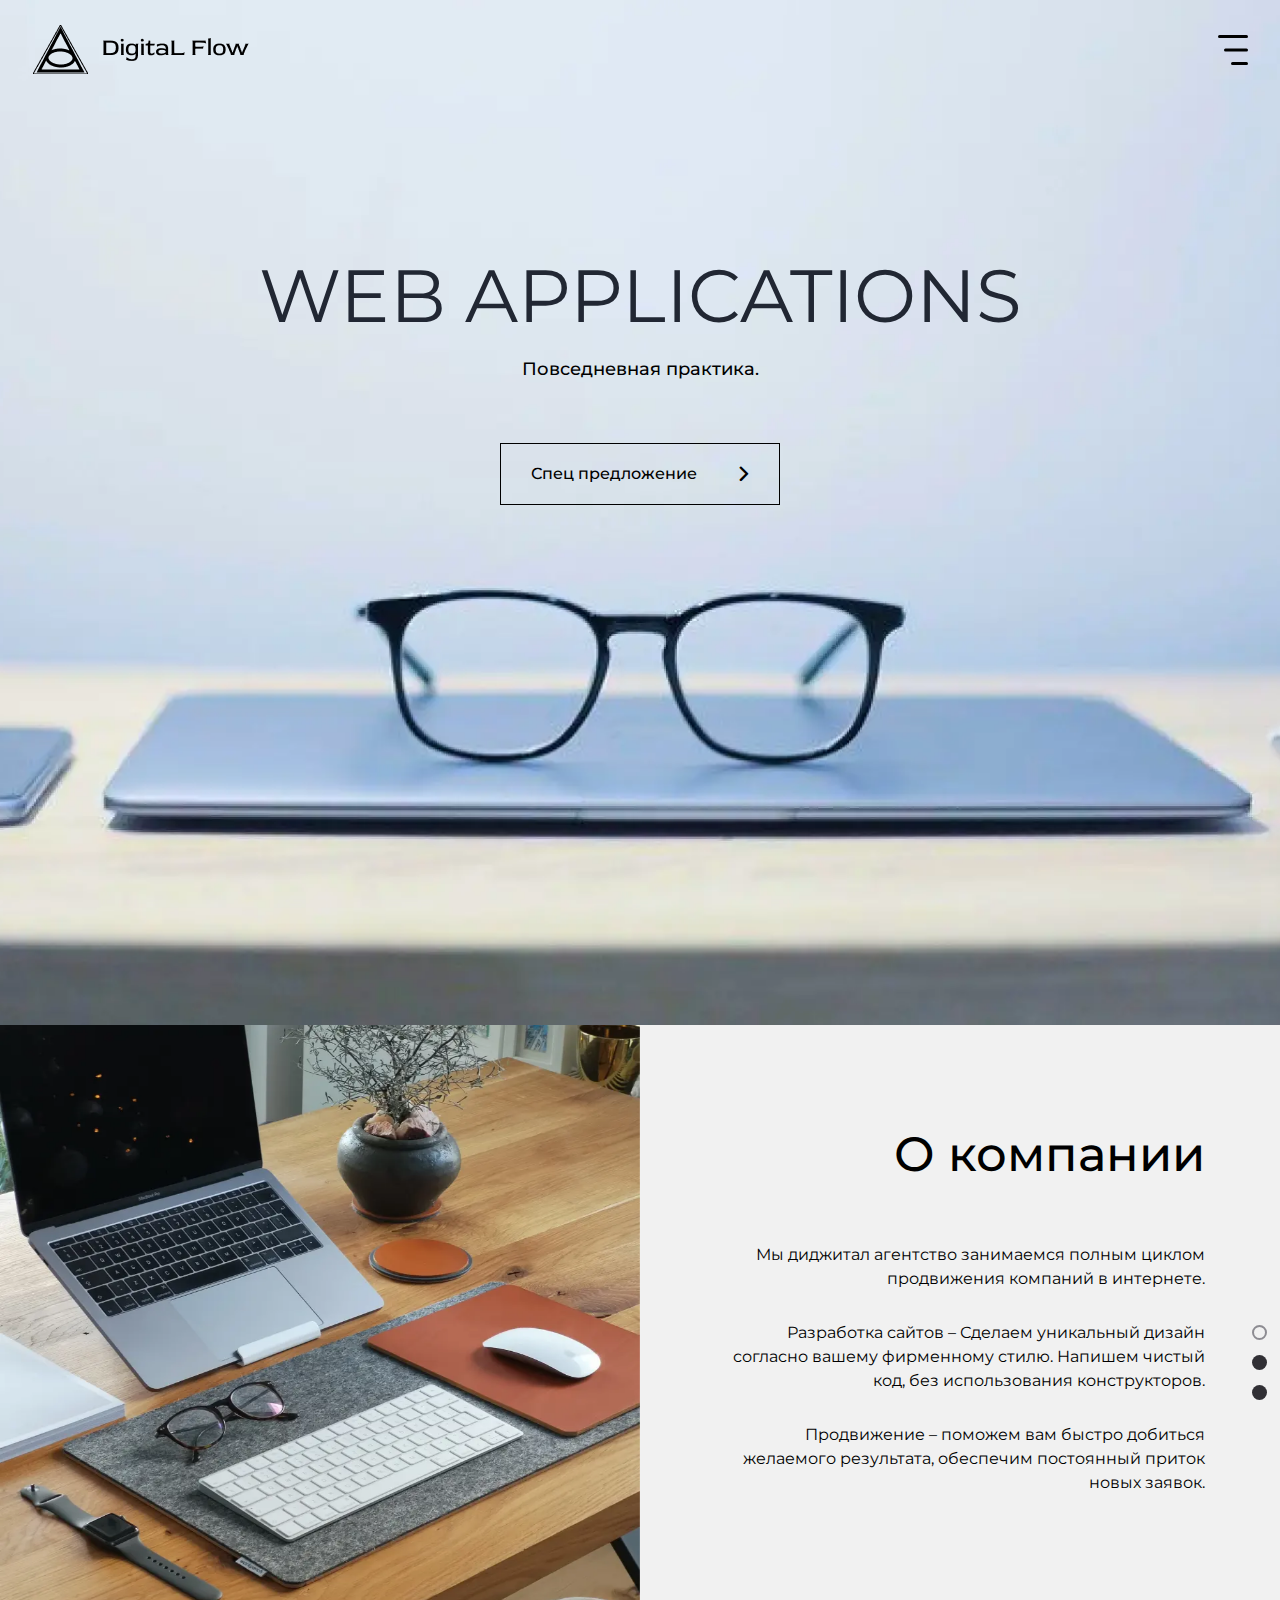
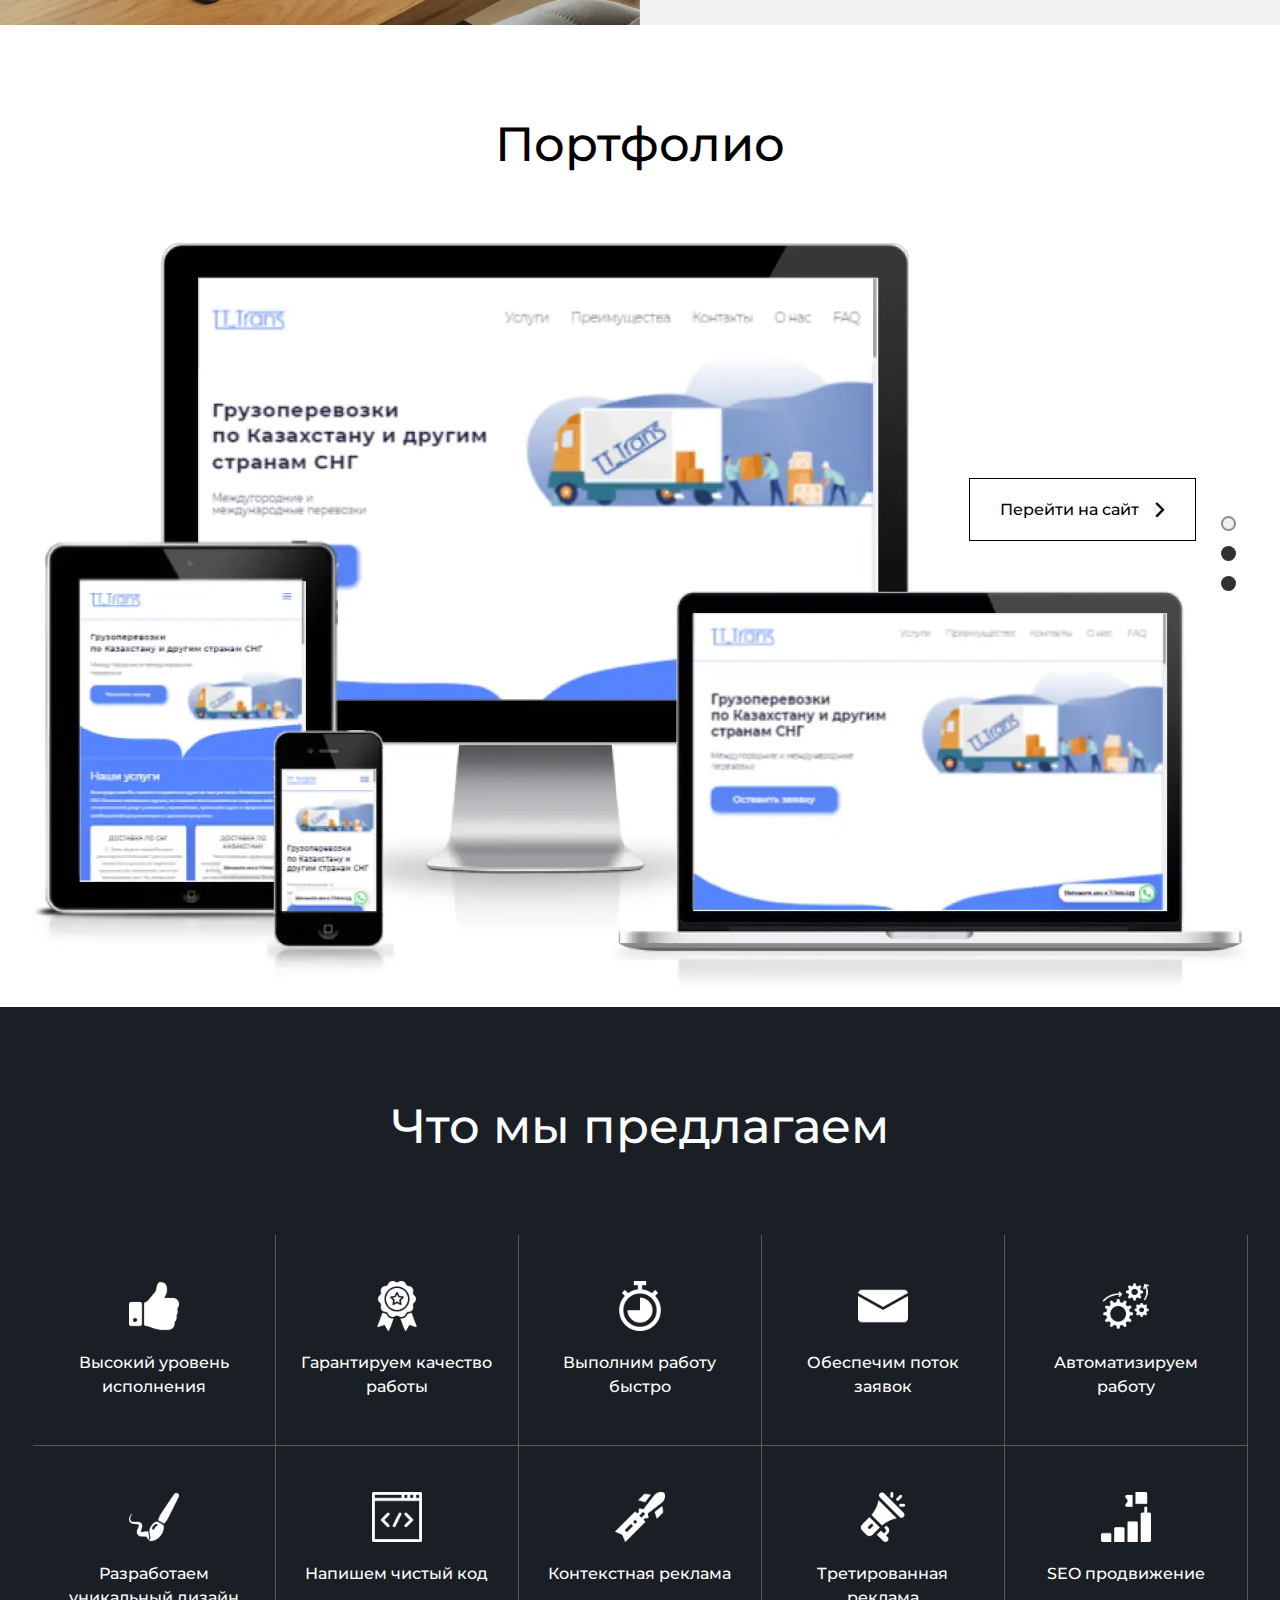
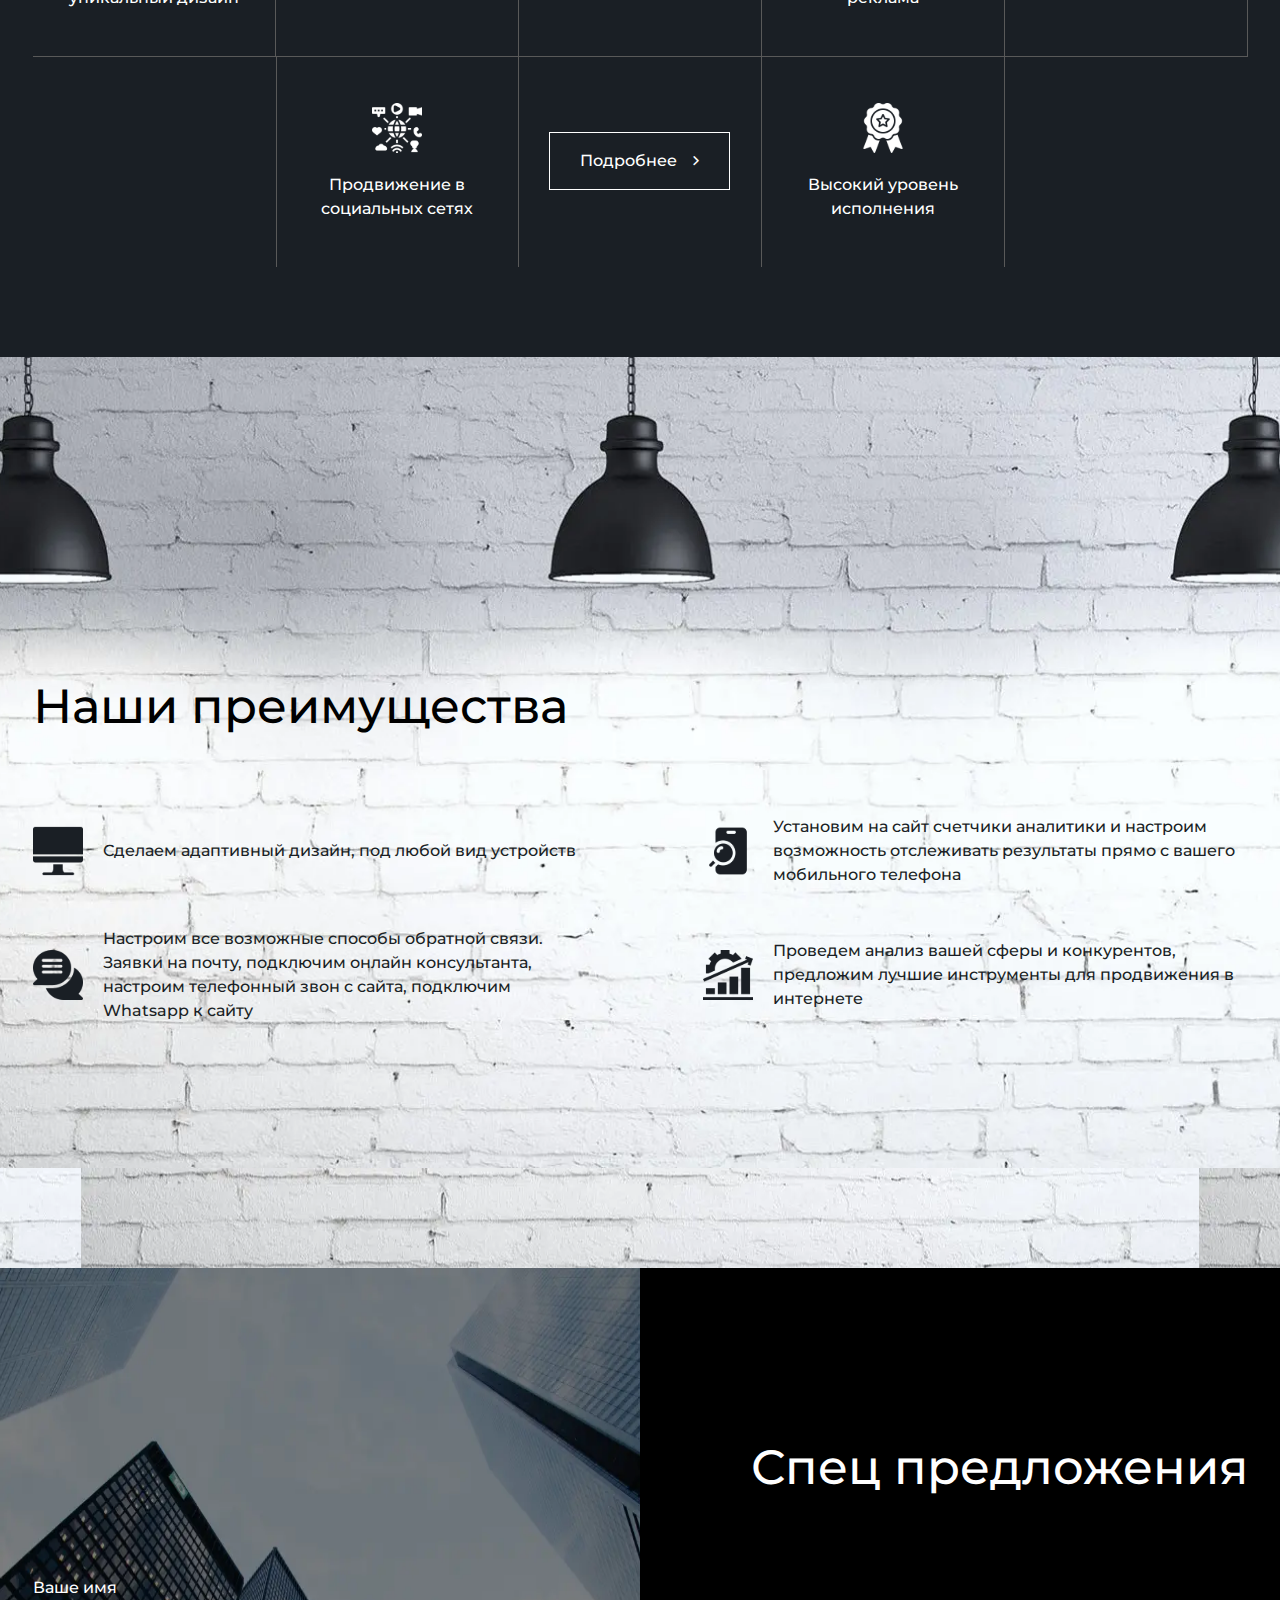
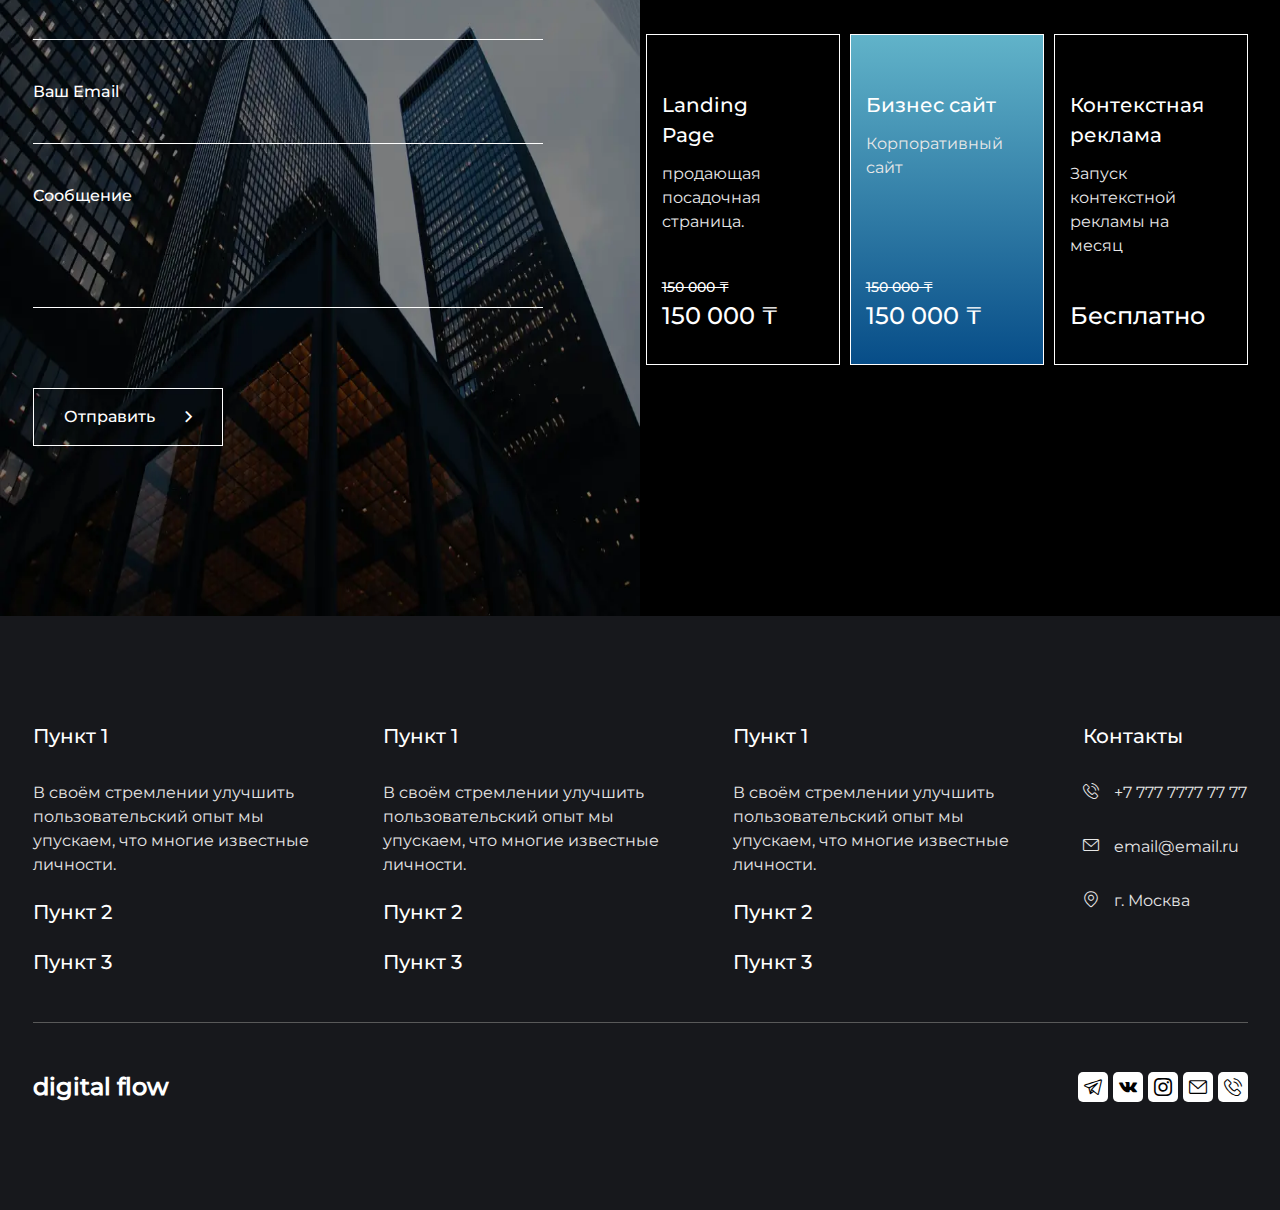
<file: index.html>
<!DOCTYPE html>
<html lang="en">
<head>
   <meta charset="UTF-8">
   <meta name="viewport" content="width=device-width, initial-scale=1.0">
   <title>Digital Flow</title>
   <!-- <link
  rel="stylesheet"
  href="https://cdn.jsdelivr.net/npm/swiper@10/swiper-bundle.min.css?_v=20231005225856"
/> -->

   <link rel="stylesheet" href="css/style.min.css?_v=20231005225856">
</head>
<body>
   <div class="wrapper">
      <header class="header">
   <div class="header__container container">
      <div class="header__body">
         <a href="#" class="header__logo">
            <picture><source srcset="img/logo.webp" type="image/webp"><img src="img/logo.png" alt="logo" class="logo_black"></picture>
            <picture><source srcset="img/logo_white.webp" type="image/webp"><img src="img/logo_white.png" alt="logo white" class="logo_white"></picture>
         </a>
         <div class="header__burger">
            <span></span>
         </div>
         <div class="header__menu menu">
            <div class="menu__close"><span></span></div>
            <nav class="menu__nav nav">
               <ul class="nav__list">
                  <li class="nav__item"><a href="#" class="nav__link">Главная</a></li>
                  <li class="nav__item"><a href="#" class="nav__link">О компании</a></li>
                  <li class="nav__item"><a href="#" class="nav__link">Портфолио</a></li>
                  <li class="nav__item"><a href="#" class="nav__link">Что мы предлагаем</a></li>
                  <li class="nav__item"><a href="#" class="nav__link">Специальное предложение</a></li>
               </ul>
            </nav>
            <div class="menu__social">
               <button class="menu__btn icon-arrow">Оставить заявку</button>
               <div class="menu__social-items">
                  <a href="#" class="menu__social-item">
                     <span class="icon-telegram"></span>
                  </a>
                  <a href="#" class="menu__social-item">
                     <span class="icon-vk"></span>
                  </a>
                  <a href="#" class="menu__social-item">
                     <span class="icon-instagram"></span>
                  </a>
                  <a href="#" class="menu__social-item">
                     <span class="icon-mail"></span>
                  </a>
                  <a href="#" class="menu__social-item">
                     <span class="icon-phone"></span>
                  </a>
               </div>
            </div>
         </div>
      </div>
   </div>
</header>
      <main class="main">
         <div class="intro">
   <div class="intro__container container">
      <div class="intro__inner">
         <h1 class="intro__title">
            web applications
         </h1>
         <div class="intro__text">
            Повседневная практика.
         </div>
         <button class="intro__btn btn icon-arrow">
            Спец предложение
         </button>
      </div>
   </div>
</div>
         <div class="about">
    <div class="about__inner">
      <div class="about__slider slider-about">
          <div class="swiper-wrapper">
            <div class="swiper-slide">
              <picture><source srcset="img/about-slider/1.webp" type="image/webp"><img src="img/about-slider/1.jpg" alt="slider image"></picture>
            </div>
            <div class="swiper-slide">
              <picture><source srcset="img/about-slider/1.webp" type="image/webp"><img src="img/about-slider/1.jpg" alt="slider image"></picture>
            </div>
            <div class="swiper-slide">
              <picture><source srcset="img/about-slider/1.webp" type="image/webp"><img src="img/about-slider/1.jpg" alt="slider image"></picture>
            </div>
          </div>

      </div>
      <div class="about__info">
        <div class="about__title title">О компании</div>
        <div class="about__text">
          <p>Мы диджитал агентство занимаемся полным циклом продвижения компаний в интернете.</p>
          <p>Разработка сайтов – Сделаем уникальный дизайн согласно вашему фирменному стилю. Напишем чистый код, без использования конструкторов.</p>
          <p>Продвижение – поможем вам быстро добиться желаемого результата, обеспечим постоянный приток новых заявок.</p>
        </div>
        <div class="swiper-pagination"></div>

      </div>

    </div>
</div>       
         <section class="portfolio">
   <div class="portfolio__container container">
      <div class="portfolio__inner">
         <div class="portfolio__title title">Портфолио</div>
         <div class="portfolio__slider slider-portfolio">
            <div class="swiper-wrapper">
               <div class="swiper-slide">
                 <picture><source srcset="img/portfolio/1.webp" type="image/webp"><img src="img/portfolio/1.png" alt="slider image"></picture>
               </div>
               <div class="swiper-slide">
                  <picture><source srcset="img/portfolio/1.webp" type="image/webp"><img src="img/portfolio/1.png" alt="slider image"></picture>
                </div>
                <div class="swiper-slide">
                  <picture><source srcset="img/portfolio/1.webp" type="image/webp"><img src="img/portfolio/1.png" alt="slider image"></picture>
                </div>
             </div>
             <a href="error-page.html" target="_blank" class="portfolio__btn btn icon-arrow">Перейти на сайт</a>
         </div>
      </div>
   </div>
   <div class="slider-portfolio__pagination"></div>
</section>
         <section class="services">
   <div class="services__container container">
      <div class="services__inner">
         <div class="services__title title title_white">Что мы предлагаем</div>
         <div class="services__row">
            <div class="services__item">
               <div class="services__logo"><img src="img/services/1.svg" alt="services"></div>
               <div class="services__text">Высокий уровень исполнения </div>
            </div>
            <div class="services__item">
               <div class="services__logo"><img src="img/services/2.svg" alt="services"></div>
               <div class="services__text">Гарантируем качество работы</div>
            </div>
            <div class="services__item">
               <div class="services__logo"><img src="img/services/3.svg" alt="services"></div>
               <div class="services__text">Выполним работу быстро </div>
            </div>
            <div class="services__item">
               <div class="services__logo"><img src="img/services/4.svg" alt="services"></div>
               <div class="services__text">Обеспечим поток заявок </div>
            </div>
            <div class="services__item">
               <div class="services__logo"><img src="img/services/5.svg" alt="services"></div>
               <div class="services__text">Автоматизируем работу  </div>
            </div>
            <div class="services__item">
               <div class="services__logo"><img src="img/services/6.svg" alt="services"></div>
               <div class="services__text">Разработаем уникальный дизайн</div>
            </div>
            <div class="services__item">
               <div class="services__logo"><img src="img/services/7.svg" alt="services"></div>
               <div class="services__text">Напишем чистый код</div>
            </div>
            <div class="services__item">
               <div class="services__logo"><img src="img/services/8.svg" alt="services"></div>
               <div class="services__text">Контекстная реклама </div>
            </div>
            <div class="services__item">
               <div class="services__logo"><img src="img/services/9.svg" alt="services"></div>
               <div class="services__text">Третированная реклама  </div>
            </div>
            <div class="services__item">
               <div class="services__logo"><img src="img/services/10.svg" alt="services"></div>
               <div class="services__text">SEO продвижение </div>
            </div>
         </div>
         <div class="services__row-non-standard">
            <div class="services__item">
               <div class="services__logo"><img src="img/services/11.svg" alt="services"></div>
               <div class="services__text">Продвижение в социальных сетях </div>
            </div>
            <div class="services__item services__item--btn">
               <button type="button" class="services__btn icon-arrow">
                  Подробнее
               </button>
            </div>
            <div class="services__item">
               <div class="services__logo"><img src="img/services/12.svg" alt="services"></div>
               <div class="services__text">Высокий уровень исполнения </div>
            </div>
         </div>
      </div>
   </div>
</section>
         <section class="advantages">
   <div class="advantages__container container">
      <div class="advantages__inner">
         <div class="advantages__title title">Наши преимущества</div>
         <div class="advantages__row">
            <div class="advantages__item">
               <div class="advantages__logo">
                  <img src="img/advantages/1.svg" alt="logo item advantages">
               </div>
               <div class="advantages__text">Сделаем адаптивный дизайн, под любой вид устройств</div>
            </div>
            <div class="advantages__item">
               <div class="advantages__logo">
                  <img src="img/advantages/2.svg" alt="logo item advantages">
               </div>
               <div class="advantages__text">Установим на сайт счетчики аналитики и настроим возможность отслеживать результаты прямо с вашего мобильного телефона</div>
            </div>
            <div class="advantages__item">
               <div class="advantages__logo">
                  <img src="img/advantages/3.svg" alt="logo item advantages">
               </div>
               <div class="advantages__text">Настроим все возможные способы обратной связи. Заявки на почту, подключим онлайн консультанта, настроим телефонный звон с сайта, подключим Whatsapp к сайту</div>
            </div>
            <div class="advantages__item">
               <div class="advantages__logo">
                  <img src="img/advantages/4.svg" alt="logo item advantages">
               </div>
               <div class="advantages__text">Проведем анализ вашей сферы и конкурентов, предложим лучшие инструменты для продвижения в интернете</div>
            </div>
         </div>
      </div>
   </div>
</section>
         <section class="feedback">
   <div class="feedback__container container">
      <div class="feedback__inner">
         <div class="feedback__app app-feedback">
            <div class="app-feedback__title title title_white">Заявка</div>
            <form action="/" class="app-feedback__form form" method="post">
               <div class="form__input">
                  <input type="text" id="form-name">
                  <label for="form-name">Ваше имя</label>
               </div>
               <div class="form__input">
                  <input type="email" id="form-mail">
                  <label for="form-mail">Ваш Email</label>
               </div>
               <div class="form__input">
                  <textarea name="form-textarea" id="form-textarea"></textarea>
                  <label for="form-textarea">Сообщение</label>
               </div>   
               <a href="modal.html" class="form__btn icon-arrow" target="_blank">Отправить</a>
            </form>
            <picture><source srcset="img/specoffer-bg.webp" type="image/webp"><img src="img/specoffer-bg.png" alt="" class="feedback-bg"></picture>
         </div>
         <div class="feedback__specoffer specoffer">
            <div class="specoffer__title title title_white">Спец предложения </div>
            <div class="specoffer__offers">
               <div class="specoffer__offer offer">
                  <div class="offer__title">Landing Page</div>
                  <div class="offer__text">продающая посадочная страница. </div>
                  <div class="offer__price-old">150 000 ₸</div>
                  <div class="offer__price">150 000 ₸</div>
                  <!-- <img src="img/circle.svg" alt="circle" class="circle" /> -->
               </div>
               <div class="specoffer__offer offer active">
                  <div class="offer__title">Бизнес сайт</div>
                  <div class="offer__text">Корпоративный сайт  </div>
                  <div class="offer__price-old">150 000 ₸</div>
                  <div class="offer__price">150 000 ₸</div>
                  <!-- <img src="img/circle.svg" alt="circle" class="circle" /> -->
               </div>
               <div class="specoffer__offer offer">
                  <div class="offer__title">Контекстная реклама</div>
                  <div class="offer__text">Запуск контекстной рекламы на месяц </div>
                  <div class="offer__price">Бесплатно</div>
                  <!-- <img src="img/circle.svg" alt="circle" class="circle" /> -->
               </div>
            </div>
         </div>
      </div>
   </div>
</section>
      </main>
      <footer class="footer">
   <div class="footer__container container">
      <div class="footer__inner">
         <div class="footer__cols" >
            <div class="footer__items" data-spollers data-one-spoller>
               <div class="footer__item">
                  <button class="footer__title _spoller-active" data-spoller>Пункт 1</button>
                  <div class="footer__text">В своём стремлении улучшить пользовательский опыт мы упускаем, что многие известные личности.</div>
               </div>
               <div class="footer__item">
                  <button class="footer__title" data-spoller>Пункт 2</button>
                  <div class="footer__text">В своём стремлении улучшить пользовательский опыт мы упускаем, что многие известные личности.</div>
               </div>
               <div class="footer__item">
                  <button class="footer__title" data-spoller>Пункт 3</button>
                  <div class="footer__text">В своём стремлении улучшить пользовательский опыт мы упускаем, что многие известные личности.</div>
               </div>
            </div>
            <div class="footer__items" data-spollers data-one-spoller>
               <div class="footer__item">
                  <button class="footer__title _spoller-active" data-spoller>Пункт 1</button>
                  <div class="footer__text">В своём стремлении улучшить пользовательский опыт мы упускаем, что многие известные личности.</div>
               </div>
               <div class="footer__item">
                  <button class="footer__title" data-spoller>Пункт 2</button>
                  <div class="footer__text">В своём стремлении улучшить пользовательский опыт мы упускаем, что многие известные личности.</div>
               </div>
               <div class="footer__item">
                  <button class="footer__title" data-spoller>Пункт 3</button>
                  <div class="footer__text">В своём стремлении улучшить пользовательский опыт мы упускаем, что многие известные личности.</div>
               </div>
            </div>
            <div class="footer__items" data-spollers data-one-spoller>
               <div class="footer__item">
                  <button class="footer__title _spoller-active" data-spoller>Пункт 1</button>
                  <div class="footer__text">В своём стремлении улучшить пользовательский опыт мы упускаем, что многие известные личности.</div>
               </div>
               <div class="footer__item">
                  <button class="footer__title" data-spoller>Пункт 2</button>
                  <div class="footer__text">В своём стремлении улучшить пользовательский опыт мы упускаем, что многие известные личности.</div>
               </div>
               <div class="footer__item">
                  <button class="footer__title" data-spoller>Пункт 3</button>
                  <div class="footer__text">В своём стремлении улучшить пользовательский опыт мы упускаем, что многие известные личности.</div>
               </div>
            </div>
            <div class="footer__contact">
               <div class="footer__title">Контакты</div>
               <div class="footer__list">
                  <a href="tel:+777777777777" class="footer__link icon-phone">+7 777 7777 77 77</a>
                  <a href="mailto:email@gmail.com" class="footer__link icon-mail">email@email.ru</a>
                  <a href="https://maps.app.goo.gl/7keCUBYbxfS2uSuEA" target="_blank" class="footer__link icon-location">г. Москва</a>
               </div>
            </div>
         </div>
         <div class="footer__bottom">
            <a href="#" class="footer__logo">digital flow</a>
            <div class="footer__social social-footer">
               <a href="telegram.org" target="_blank" class="social-footer__link icon-telegram"></a>
               <a href="vk.com" target="_blank" class="social-footer__link icon-vk"></a>
               <a href="instagram.com" target="_blank" class="social-footer__link icon-instagram"></a>
               <a href="gmail.com" target="_blank" class="social-footer__link icon-mail"></a>
               <a href="tel:+777777777777" target="_blank" class="social-footer__link icon-phone"></a>
            </div>
         </div>
      </div>
   </div>
</footer>
   </div>
   <script src="https://cdn.jsdelivr.net/npm/swiper@10/swiper-bundle.min.js?_v=20231005225856"></script>
   <script src="js/app.min.js?_v=20231005225856"></script>
</body>
</html>
</file>
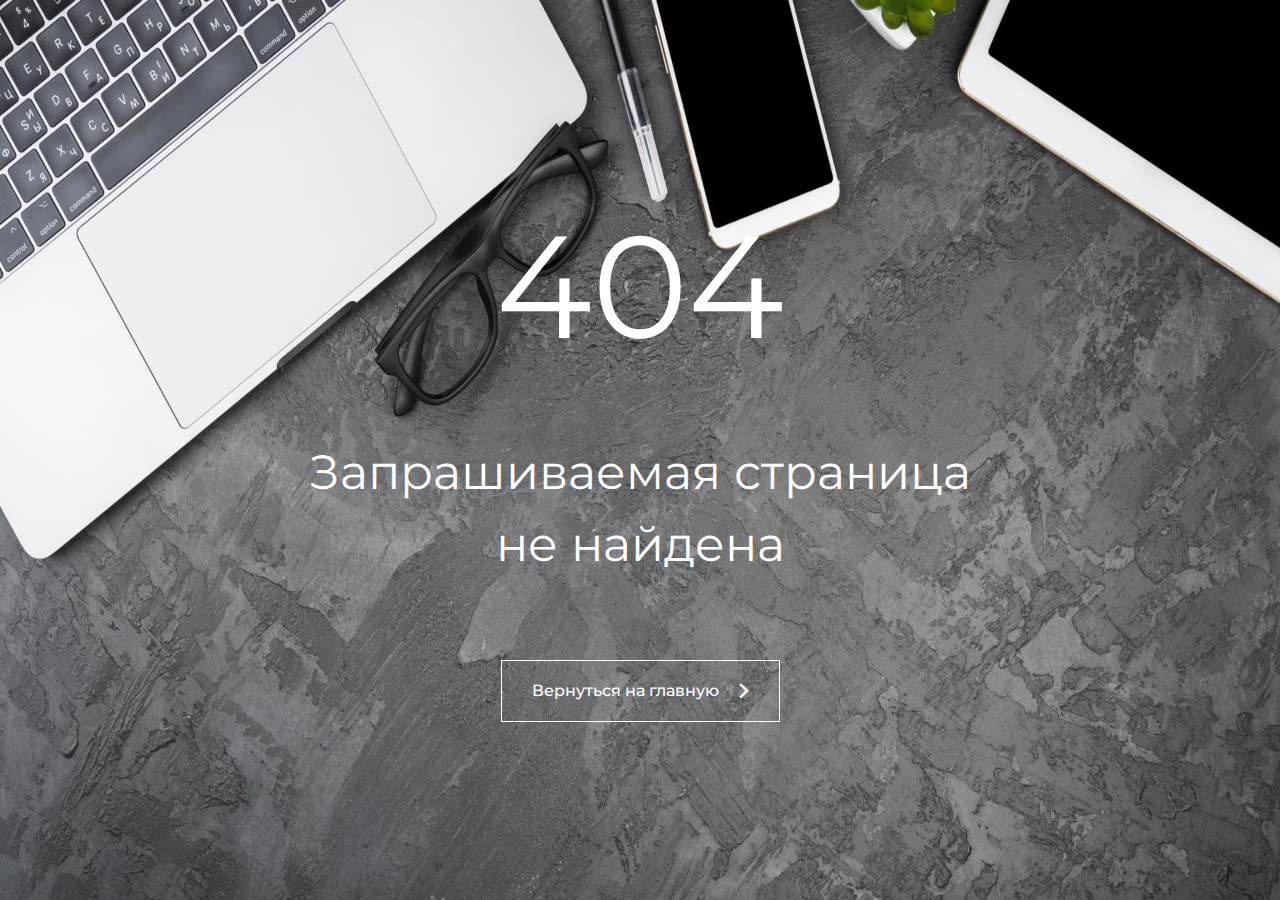
<file: error-page.html>
<!DOCTYPE html>
<html lang="en">
   <head>
   <meta charset="UTF-8">
   <meta name="viewport" content="width=device-width, initial-scale=1.0">
   <title>Страница не найдена</title>
   <!-- <link
  rel="stylesheet"
  href="https://cdn.jsdelivr.net/npm/swiper@10/swiper-bundle.min.css?_v=20231005225856"
/> -->

   <link rel="stylesheet" href="css/style.min.css?_v=20231005225856">
</head>
<body>
   <div class="error">
      <div class="error__body">
         <div class="error__title">404</div>
         <div class="error__text">Запрашиваемая страница не найдена</div>
         <a href="index.html" class="error__btn icon-arrow">
            Вернуться на главную
         </a>
      </div>
      <div class="error__img">
         <img src="" alt="" srcset="" id="background-img">
      </div>
   </div>
   <script>
      const backgrounds = [
         '01.jpg',
         '02.jpg'
      ]
      const randomIndex = Math.floor(Math.random() * backgrounds.length);
      const imgElement = document.getElementById('background-img');
      imgElement.src = 'img/error-page/' + backgrounds[randomIndex];
   </script>
</body>
</html>
</file>
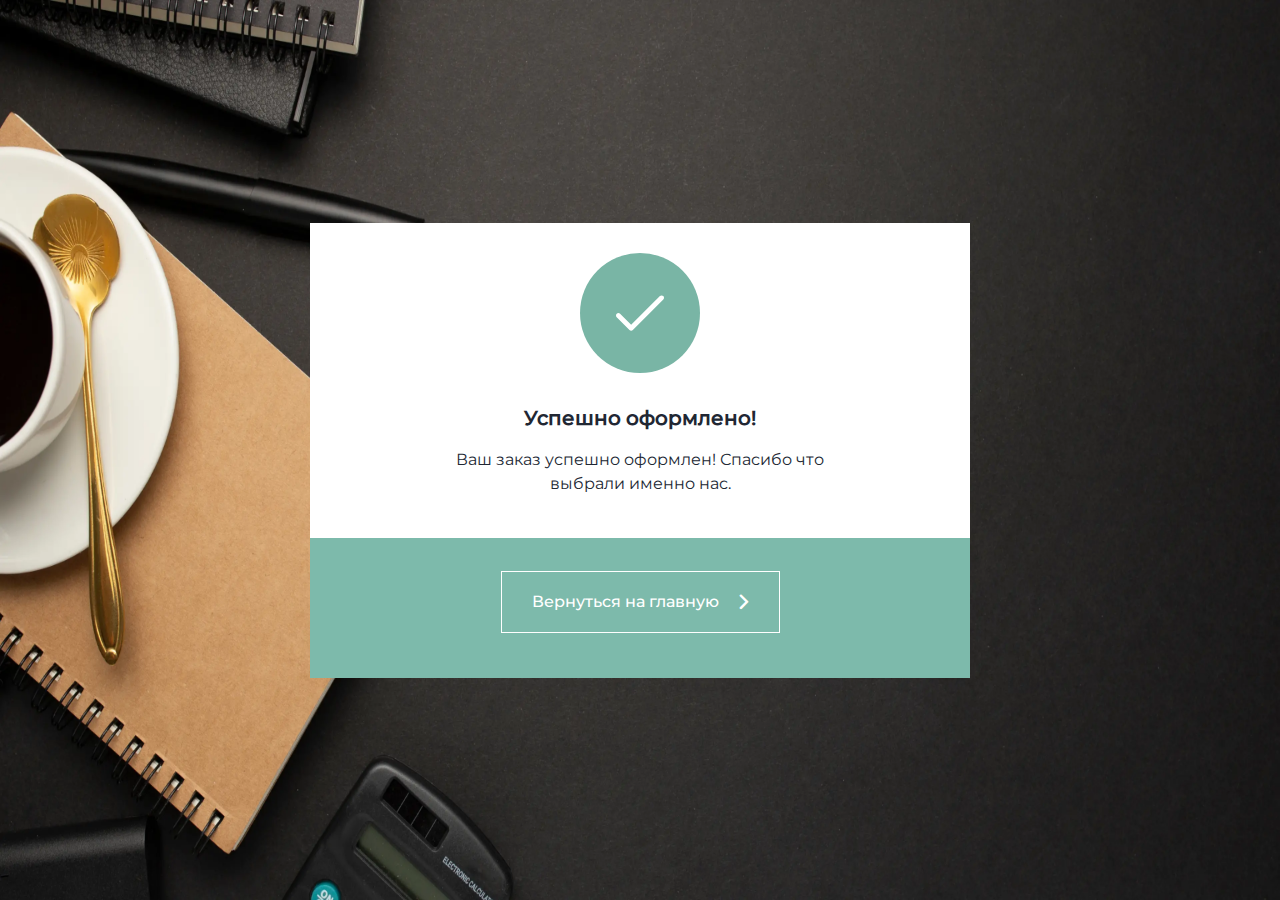
<file: modal.html>
<!DOCTYPE html>
<html lang="en">
<head>
   <meta charset="UTF-8">
   <meta name="viewport" content="width=device-width, initial-scale=1.0">
   <title>Спасибо за покупку!</title>
   <!-- <link
  rel="stylesheet"
  href="https://cdn.jsdelivr.net/npm/swiper@10/swiper-bundle.min.css?_v=20231005225856"
/> -->

   <link rel="stylesheet" href="css/style.min.css?_v=20231005225856">
</head>
<body>
      <div class="modal">
         <div class="modal__body">
            <div class="modal__info">
               <div class="modal__icon">
                  <img src="img/modal-check.svg" alt="modal check">
               </div>
               <div class="modal__title">Успешно оформлено!</div>
               <div class="modal__text">Ваш заказ успешно оформлен! Спасибо что выбрали именно нас.</div>
            </div>
            <a href="index.html" class="modal__btn icon-arrow">Вернуться на главную</a>
         </div>
         <div class="modal__bg">
            <picture><source srcset="img/modal.webp" type="image/webp"><img src="img/modal.jpg" alt="modal bg"></picture>
         </div>
      </div>
   <script>
      window.onload = function () {
         console.log("Worked")
         document.querySelector('.modal__body').classList.add('active');
      }
   </script>
</body>
</html>
</file>
<file: css/style.min.css>
@charset "UTF-8";@font-face{font-family:icons;font-display:swap;src:url(../fonts/icons.woff2) format("woff2"),url(../fonts/icons.woff) format("woff");font-weight:400;font-style:normal}@font-face{font-family:Montserrat;font-display:swap;src:url(../fonts/Montserrat-Medium.woff2) format("woff2"),url(../fonts/Montserrat-Medium.woff) format("woff");font-weight:500;font-style:normal}@font-face{font-family:Montserrat;font-display:swap;src:url(../fonts/Montserrat-Regular.woff2) format("woff2"),url(../fonts/Montserrat-Regular.woff) format("woff");font-weight:400;font-style:normal}[class*=icon-]:before{font-family:icons;font-style:normal;font-weight:400;font-variant:normal;text-transform:none;line-height:1;-webkit-font-smoothing:antialiased;-moz-osx-font-smoothing:grayscale}[class*=icon-]:before{display:inline-block}.icon-arrow:before{content:"\e905"}.icon-location:before{content:"\e906"}.icon-mail:before{content:"\e900"}.icon-instagram:before{content:"\e901"}.icon-phone:before{content:"\e902"}.icon-telegram:before{content:"\e903"}.icon-vk:before{content:"\e904"}*,::after,::before{-webkit-box-sizing:border-box;box-sizing:border-box;outline:0}ol[class],ul[class]{padding:0}blockquote,body,dd,dl,figcaption,figure,h1,h2,h3,h4,li,ol[class],p,ul[class]{margin:0}body{min-height:100vh;scroll-behavior:smooth;text-rendering:optimizeSpeed;line-height:1.5}ol[class],ul[class]{list-style:none}a{text-decoration:none}img{max-width:100%;display:block}article>*+*{margin-top:1em}button,input,select,textarea{font:inherit}.container{width:100%;max-width:1245px;margin:0 auto;padding:0 15px}.btn{color:#000;font-size:1.6rem;font-weight:500;background:0 0;padding:1.14em 1.875em;display:-webkit-inline-box;display:-ms-inline-flexbox;display:inline-flex;-webkit-box-orient:horizontal;-webkit-box-direction:reverse;-ms-flex-direction:row-reverse;flex-direction:row-reverse;-webkit-box-pack:center;-ms-flex-pack:center;justify-content:center;-webkit-box-align:center;-ms-flex-align:center;align-items:center;-webkit-transition:all .2s linear;transition:all .2s linear;cursor:pointer;border:1px solid #000}.title{color:#000;font-size:48px;font-style:normal;font-weight:500;line-height:normal}.title_white{color:#fff}html{font-size:10px}body{font-size:1.6rem;font-family:Montserrat;margin:0}body.lock{overflow:hidden}*{-webkit-box-sizing:border-box;box-sizing:border-box;margin:0;padding:0}@font-face{font-family:swiper-icons;src:url("data:application/font-woff;charset=utf-8;base64, [base64]//wADZ2x5ZgAAAywAAADMAAAD2MHtryVoZWFkAAABbAAAADAAAAA2E2+eoWhoZWEAAAGcAAAAHwAAACQC9gDzaG10eAAAAigAAAAZAAAArgJkABFsb2NhAAAC0AAAAFoAAABaFQAUGG1heHAAAAG8AAAAHwAAACAAcABAbmFtZQAAA/gAAAE5AAACXvFdBwlwb3N0AAAFNAAAAGIAAACE5s74hXjaY2BkYGAAYpf5Hu/j+W2+MnAzMYDAzaX6QjD6/4//Bxj5GA8AuRwMYGkAPywL13jaY2BkYGA88P8Agx4j+/8fQDYfA1AEBWgDAIB2BOoAeNpjYGRgYNBh4GdgYgABEMnIABJzYNADCQAACWgAsQB42mNgYfzCOIGBlYGB0YcxjYGBwR1Kf2WQZGhhYGBiYGVmgAFGBiQQkOaawtDAoMBQxXjg/wEGPcYDDA4wNUA2CCgwsAAAO4EL6gAAeNpj2M0gyAACqxgGNWBkZ2D4/wMA+xkDdgAAAHjaY2BgYGaAYBkGRgYQiAHyGMF8FgYHIM3DwMHABGQrMOgyWDLEM1T9/w8UBfEMgLzE////P/5//f/V/xv+r4eaAAeMbAxwIUYmIMHEgKYAYjUcsDAwsLKxc3BycfPw8jEQA/[base64]/uznmfPFBNODM2K7MTQ45YEAZqGP81AmGGcF3iPqOop0r1SPTaTbVkfUe4HXj97wYE+yNwWYxwWu4v1ugWHgo3S1XdZEVqWM7ET0cfnLGxWfkgR42o2PvWrDMBSFj/IHLaF0zKjRgdiVMwScNRAoWUoH78Y2icB/yIY09An6AH2Bdu/UB+yxopYshQiEvnvu0dURgDt8QeC8PDw7Fpji3fEA4z/PEJ6YOB5hKh4dj3EvXhxPqH/SKUY3rJ7srZ4FZnh1PMAtPhwP6fl2PMJMPDgeQ4rY8YT6Gzao0eAEA409DuggmTnFnOcSCiEiLMgxCiTI6Cq5DZUd3Qmp10vO0LaLTd2cjN4fOumlc7lUYbSQcZFkutRG7g6JKZKy0RmdLY680CDnEJ+UMkpFFe1RN7nxdVpXrC4aTtnaurOnYercZg2YVmLN/d/gczfEimrE/fs/bOuq29Zmn8tloORaXgZgGa78yO9/cnXm2BpaGvq25Dv9S4E9+5SIc9PqupJKhYFSSl47+Qcr1mYNAAAAeNptw0cKwkAAAMDZJA8Q7OUJvkLsPfZ6zFVERPy8qHh2YER+3i/BP83vIBLLySsoKimrqKqpa2hp6+jq6RsYGhmbmJqZSy0sraxtbO3sHRydnEMU4uR6yx7JJXveP7WrDycAAAAAAAH//wACeNpjYGRgYOABYhkgZgJCZgZNBkYGLQZtIJsFLMYAAAw3ALgAeNolizEKgDAQBCchRbC2sFER0YD6qVQiBCv/H9ezGI6Z5XBAw8CBK/m5iQQVauVbXLnOrMZv2oLdKFa8Pjuru2hJzGabmOSLzNMzvutpB3N42mNgZGBg4GKQYzBhYMxJLMlj4GBgAYow/P/PAJJhLM6sSoWKfWCAAwDAjgbRAAB42mNgYGBkAIIbCZo5IPrmUn0hGA0AO8EFTQAA");font-weight:400;font-style:normal}:root{--swiper-theme-color:#007aff}:host{position:relative;display:block;margin-left:auto;margin-right:auto;z-index:1}.swiper{margin-left:auto;margin-right:auto;position:relative;overflow:hidden;overflow:clip;list-style:none;padding:0;z-index:1;display:block}.swiper-vertical>.swiper-wrapper{-webkit-box-orient:vertical;-webkit-box-direction:normal;-ms-flex-direction:column;flex-direction:column}.swiper-wrapper{position:relative;width:100%;height:100%;z-index:1;display:-webkit-box;display:-ms-flexbox;display:flex;-webkit-transition-property:-webkit-transform;transition-property:-webkit-transform;transition-property:transform;transition-property:transform,-webkit-transform;-webkit-transition-timing-function:var(--swiper-wrapper-transition-timing-function,initial);transition-timing-function:var(--swiper-wrapper-transition-timing-function,initial);-webkit-box-sizing:content-box;box-sizing:content-box}.swiper-android .swiper-slide,.swiper-ios .swiper-slide,.swiper-wrapper{-webkit-transform:translate3d(0,0,0);transform:translate3d(0,0,0)}.swiper-horizontal{-ms-touch-action:pan-y;touch-action:pan-y}.swiper-vertical{-ms-touch-action:pan-x;touch-action:pan-x}.swiper-slide{-ms-flex-negative:0;flex-shrink:0;width:100%;height:100%;position:relative;-webkit-transition-property:-webkit-transform;transition-property:-webkit-transform;transition-property:transform;transition-property:transform,-webkit-transform;display:block}.swiper-slide-invisible-blank{visibility:hidden}.swiper-autoheight,.swiper-autoheight .swiper-slide{height:auto}.swiper-autoheight .swiper-wrapper{-webkit-box-align:start;-ms-flex-align:start;align-items:flex-start;-webkit-transition-property:height,-webkit-transform;transition-property:height,-webkit-transform;transition-property:transform,height;transition-property:transform,height,-webkit-transform}.swiper-backface-hidden .swiper-slide{-webkit-transform:translateZ(0);transform:translateZ(0);-webkit-backface-visibility:hidden;backface-visibility:hidden}.swiper-3d.swiper-css-mode .swiper-wrapper{-webkit-perspective:1200px;perspective:1200px}.swiper-3d .swiper-wrapper{-webkit-transform-style:preserve-3d;transform-style:preserve-3d}.swiper-3d{-webkit-perspective:1200px;perspective:1200px}.swiper-3d .swiper-cube-shadow,.swiper-3d .swiper-slide{-webkit-transform-style:preserve-3d;transform-style:preserve-3d}.swiper-css-mode>.swiper-wrapper{overflow:auto;scrollbar-width:none;-ms-overflow-style:none}.swiper-css-mode>.swiper-wrapper::-webkit-scrollbar{display:none}.swiper-css-mode>.swiper-wrapper>.swiper-slide{scroll-snap-align:start start}.swiper-css-mode.swiper-horizontal>.swiper-wrapper{-ms-scroll-snap-type:x mandatory;scroll-snap-type:x mandatory}.swiper-css-mode.swiper-vertical>.swiper-wrapper{-ms-scroll-snap-type:y mandatory;scroll-snap-type:y mandatory}.swiper-css-mode.swiper-free-mode>.swiper-wrapper{-ms-scroll-snap-type:none;scroll-snap-type:none}.swiper-css-mode.swiper-free-mode>.swiper-wrapper>.swiper-slide{scroll-snap-align:none}.swiper-css-mode.swiper-centered>.swiper-wrapper::before{content:"";-ms-flex-negative:0;flex-shrink:0;-webkit-box-ordinal-group:10000;-ms-flex-order:9999;order:9999}.swiper-css-mode.swiper-centered>.swiper-wrapper>.swiper-slide{scroll-snap-align:center center;scroll-snap-stop:always}.swiper-css-mode.swiper-centered.swiper-horizontal>.swiper-wrapper>.swiper-slide:first-child{-webkit-margin-start:var(--swiper-centered-offset-before);margin-inline-start:var(--swiper-centered-offset-before)}.swiper-css-mode.swiper-centered.swiper-horizontal>.swiper-wrapper::before{height:100%;min-height:1px;width:var(--swiper-centered-offset-after)}.swiper-css-mode.swiper-centered.swiper-vertical>.swiper-wrapper>.swiper-slide:first-child{-webkit-margin-before:var(--swiper-centered-offset-before);margin-block-start:var(--swiper-centered-offset-before)}.swiper-css-mode.swiper-centered.swiper-vertical>.swiper-wrapper::before{width:100%;min-width:1px;height:var(--swiper-centered-offset-after)}.swiper-3d .swiper-slide-shadow,.swiper-3d .swiper-slide-shadow-bottom,.swiper-3d .swiper-slide-shadow-left,.swiper-3d .swiper-slide-shadow-right,.swiper-3d .swiper-slide-shadow-top{position:absolute;left:0;top:0;width:100%;height:100%;pointer-events:none;z-index:10}.swiper-3d .swiper-slide-shadow{background:rgba(0,0,0,.15)}.swiper-3d .swiper-slide-shadow-left{background-image:-webkit-gradient(linear,right top,left top,from(rgba(0,0,0,.5)),to(rgba(0,0,0,0)));background-image:linear-gradient(to left,rgba(0,0,0,.5),rgba(0,0,0,0))}.swiper-3d .swiper-slide-shadow-right{background-image:-webkit-gradient(linear,left top,right top,from(rgba(0,0,0,.5)),to(rgba(0,0,0,0)));background-image:linear-gradient(to right,rgba(0,0,0,.5),rgba(0,0,0,0))}.swiper-3d .swiper-slide-shadow-top{background-image:-webkit-gradient(linear,left bottom,left top,from(rgba(0,0,0,.5)),to(rgba(0,0,0,0)));background-image:linear-gradient(to top,rgba(0,0,0,.5),rgba(0,0,0,0))}.swiper-3d .swiper-slide-shadow-bottom{background-image:-webkit-gradient(linear,left top,left bottom,from(rgba(0,0,0,.5)),to(rgba(0,0,0,0)));background-image:linear-gradient(to bottom,rgba(0,0,0,.5),rgba(0,0,0,0))}.swiper-lazy-preloader{width:42px;height:42px;position:absolute;left:50%;top:50%;margin-left:-21px;margin-top:-21px;z-index:10;-webkit-transform-origin:50%;-ms-transform-origin:50%;transform-origin:50%;-webkit-box-sizing:border-box;box-sizing:border-box;border:4px solid var(--swiper-preloader-color,var(--swiper-theme-color));border-radius:50%;border-top-color:transparent}.swiper-watch-progress .swiper-slide-visible .swiper-lazy-preloader,.swiper:not(.swiper-watch-progress) .swiper-lazy-preloader{-webkit-animation:swiper-preloader-spin 1s infinite linear;animation:swiper-preloader-spin 1s infinite linear}.swiper-lazy-preloader-white{--swiper-preloader-color:#fff}.swiper-lazy-preloader-black{--swiper-preloader-color:#000}@-webkit-keyframes swiper-preloader-spin{0%{-webkit-transform:rotate(0);transform:rotate(0)}100%{-webkit-transform:rotate(360deg);transform:rotate(360deg)}}@keyframes swiper-preloader-spin{0%{-webkit-transform:rotate(0);transform:rotate(0)}100%{-webkit-transform:rotate(360deg);transform:rotate(360deg)}}.swiper-virtual .swiper-slide{-webkit-backface-visibility:hidden;-webkit-transform:translateZ(0);transform:translateZ(0)}.swiper-virtual.swiper-css-mode .swiper-wrapper::after{content:"";position:absolute;left:0;top:0;pointer-events:none}.swiper-virtual.swiper-css-mode.swiper-horizontal .swiper-wrapper::after{height:1px;width:var(--swiper-virtual-size)}.swiper-virtual.swiper-css-mode.swiper-vertical .swiper-wrapper::after{width:1px;height:var(--swiper-virtual-size)}:root{--swiper-navigation-size:44px}.swiper-button-next,.swiper-button-prev{position:absolute;top:var(--swiper-navigation-top-offset,50%);width:calc(var(--swiper-navigation-size)/ 44 * 27);height:var(--swiper-navigation-size);margin-top:calc(0px - var(--swiper-navigation-size)/ 2);z-index:10;cursor:pointer;display:-webkit-box;display:-ms-flexbox;display:flex;-webkit-box-align:center;-ms-flex-align:center;align-items:center;-webkit-box-pack:center;-ms-flex-pack:center;justify-content:center;color:var(--swiper-navigation-color,var(--swiper-theme-color))}.swiper-button-next.swiper-button-disabled,.swiper-button-prev.swiper-button-disabled{opacity:.35;cursor:auto;pointer-events:none}.swiper-button-next.swiper-button-hidden,.swiper-button-prev.swiper-button-hidden{opacity:0;cursor:auto;pointer-events:none}.swiper-navigation-disabled .swiper-button-next,.swiper-navigation-disabled .swiper-button-prev{display:none!important}.swiper-button-next svg,.swiper-button-prev svg{width:100%;height:100%;-o-object-fit:contain;object-fit:contain;-webkit-transform-origin:center;-ms-transform-origin:center;transform-origin:center}.swiper-rtl .swiper-button-next svg,.swiper-rtl .swiper-button-prev svg{-webkit-transform:rotate(180deg);-ms-transform:rotate(180deg);transform:rotate(180deg)}.swiper-button-prev,.swiper-rtl .swiper-button-next{left:var(--swiper-navigation-sides-offset,10px);right:auto}.swiper-button-next,.swiper-rtl .swiper-button-prev{right:var(--swiper-navigation-sides-offset,10px);left:auto}.swiper-button-lock{display:none}.swiper-button-next:after,.swiper-button-prev:after{font-family:swiper-icons;font-size:var(--swiper-navigation-size);text-transform:none!important;letter-spacing:0;font-variant:initial;line-height:1}.swiper-button-prev:after,.swiper-rtl .swiper-button-next:after{content:"prev"}.swiper-button-next,.swiper-rtl .swiper-button-prev{right:var(--swiper-navigation-sides-offset,10px);left:auto}.swiper-button-next:after,.swiper-rtl .swiper-button-prev:after{content:"next"}.swiper-pagination{position:absolute;text-align:center;-webkit-transition:.3s opacity;transition:.3s opacity;-webkit-transform:translate3d(0,0,0);transform:translate3d(0,0,0);z-index:10}.swiper-pagination.swiper-pagination-hidden{opacity:0}.swiper-pagination-disabled>.swiper-pagination,.swiper-pagination.swiper-pagination-disabled{display:none!important}.swiper-horizontal>.swiper-pagination-bullets,.swiper-pagination-bullets.swiper-pagination-horizontal,.swiper-pagination-custom,.swiper-pagination-fraction{bottom:var(--swiper-pagination-bottom,8px);top:var(--swiper-pagination-top,auto);left:0;width:100%}.swiper-pagination-bullets-dynamic{overflow:hidden;font-size:0}.swiper-pagination-bullets-dynamic .swiper-pagination-bullet{-webkit-transform:scale(.33);-ms-transform:scale(.33);transform:scale(.33);position:relative}.swiper-pagination-bullets-dynamic .swiper-pagination-bullet-active{-webkit-transform:scale(1);-ms-transform:scale(1);transform:scale(1)}.swiper-pagination-bullets-dynamic .swiper-pagination-bullet-active-main{-webkit-transform:scale(1);-ms-transform:scale(1);transform:scale(1)}.swiper-pagination-bullets-dynamic .swiper-pagination-bullet-active-prev{-webkit-transform:scale(.66);-ms-transform:scale(.66);transform:scale(.66)}.swiper-pagination-bullets-dynamic .swiper-pagination-bullet-active-prev-prev{-webkit-transform:scale(.33);-ms-transform:scale(.33);transform:scale(.33)}.swiper-pagination-bullets-dynamic .swiper-pagination-bullet-active-next{-webkit-transform:scale(.66);-ms-transform:scale(.66);transform:scale(.66)}.swiper-pagination-bullets-dynamic .swiper-pagination-bullet-active-next-next{-webkit-transform:scale(.33);-ms-transform:scale(.33);transform:scale(.33)}.swiper-pagination-bullet{width:var(--swiper-pagination-bullet-width,var(--swiper-pagination-bullet-size,8px));height:var(--swiper-pagination-bullet-height,var(--swiper-pagination-bullet-size,8px));display:inline-block;border-radius:var(--swiper-pagination-bullet-border-radius,50%);background:var(--swiper-pagination-bullet-inactive-color,#000);opacity:var(--swiper-pagination-bullet-inactive-opacity,.2)}button.swiper-pagination-bullet{border:none;margin:0;padding:0;-webkit-box-shadow:none;box-shadow:none;-webkit-appearance:none;-moz-appearance:none;appearance:none}.swiper-pagination-clickable .swiper-pagination-bullet{cursor:pointer}.swiper-pagination-bullet:only-child{display:none!important}.swiper-pagination-bullet-active{opacity:var(--swiper-pagination-bullet-opacity,1);background:var(--swiper-pagination-color,var(--swiper-theme-color))}.swiper-pagination-vertical.swiper-pagination-bullets,.swiper-vertical>.swiper-pagination-bullets{right:var(--swiper-pagination-right,8px);left:var(--swiper-pagination-left,auto);top:50%;-webkit-transform:translate3d(0,-50%,0);transform:translate3d(0,-50%,0)}.swiper-pagination-vertical.swiper-pagination-bullets .swiper-pagination-bullet,.swiper-vertical>.swiper-pagination-bullets .swiper-pagination-bullet{margin:var(--swiper-pagination-bullet-vertical-gap,6px) 0;display:block}.swiper-pagination-vertical.swiper-pagination-bullets.swiper-pagination-bullets-dynamic,.swiper-vertical>.swiper-pagination-bullets.swiper-pagination-bullets-dynamic{top:50%;-webkit-transform:translateY(-50%);-ms-transform:translateY(-50%);transform:translateY(-50%);width:8px}.swiper-pagination-vertical.swiper-pagination-bullets.swiper-pagination-bullets-dynamic .swiper-pagination-bullet,.swiper-vertical>.swiper-pagination-bullets.swiper-pagination-bullets-dynamic .swiper-pagination-bullet{display:inline-block;-webkit-transition:.2s top,.2s -webkit-transform;transition:.2s top,.2s -webkit-transform;transition:.2s transform,.2s top;transition:.2s transform,.2s top,.2s -webkit-transform}.swiper-horizontal>.swiper-pagination-bullets .swiper-pagination-bullet,.swiper-pagination-horizontal.swiper-pagination-bullets .swiper-pagination-bullet{margin:0 var(--swiper-pagination-bullet-horizontal-gap,4px)}.swiper-horizontal>.swiper-pagination-bullets.swiper-pagination-bullets-dynamic,.swiper-pagination-horizontal.swiper-pagination-bullets.swiper-pagination-bullets-dynamic{left:50%;-webkit-transform:translateX(-50%);-ms-transform:translateX(-50%);transform:translateX(-50%);white-space:nowrap}.swiper-horizontal>.swiper-pagination-bullets.swiper-pagination-bullets-dynamic .swiper-pagination-bullet,.swiper-pagination-horizontal.swiper-pagination-bullets.swiper-pagination-bullets-dynamic .swiper-pagination-bullet{-webkit-transition:.2s left,.2s -webkit-transform;transition:.2s left,.2s -webkit-transform;transition:.2s transform,.2s left;transition:.2s transform,.2s left,.2s -webkit-transform}.swiper-horizontal.swiper-rtl>.swiper-pagination-bullets-dynamic .swiper-pagination-bullet{-webkit-transition:.2s right,.2s -webkit-transform;transition:.2s right,.2s -webkit-transform;transition:.2s transform,.2s right;transition:.2s transform,.2s right,.2s -webkit-transform}.swiper-pagination-fraction{color:var(--swiper-pagination-fraction-color,inherit)}.swiper-pagination-progressbar{background:var(--swiper-pagination-progressbar-bg-color,rgba(0,0,0,.25));position:absolute}.swiper-pagination-progressbar .swiper-pagination-progressbar-fill{background:var(--swiper-pagination-color,var(--swiper-theme-color));position:absolute;left:0;top:0;width:100%;height:100%;-webkit-transform:scale(0);-ms-transform:scale(0);transform:scale(0);-webkit-transform-origin:left top;-ms-transform-origin:left top;transform-origin:left top}.swiper-rtl .swiper-pagination-progressbar .swiper-pagination-progressbar-fill{-webkit-transform-origin:right top;-ms-transform-origin:right top;transform-origin:right top}.swiper-horizontal>.swiper-pagination-progressbar,.swiper-pagination-progressbar.swiper-pagination-horizontal,.swiper-pagination-progressbar.swiper-pagination-vertical.swiper-pagination-progressbar-opposite,.swiper-vertical>.swiper-pagination-progressbar.swiper-pagination-progressbar-opposite{width:100%;height:var(--swiper-pagination-progressbar-size,4px);left:0;top:0}.swiper-horizontal>.swiper-pagination-progressbar.swiper-pagination-progressbar-opposite,.swiper-pagination-progressbar.swiper-pagination-horizontal.swiper-pagination-progressbar-opposite,.swiper-pagination-progressbar.swiper-pagination-vertical,.swiper-vertical>.swiper-pagination-progressbar{width:var(--swiper-pagination-progressbar-size,4px);height:100%;left:0;top:0}.swiper-pagination-lock{display:none}.swiper-scrollbar{border-radius:var(--swiper-scrollbar-border-radius,10px);position:relative;-ms-touch-action:none;background:var(--swiper-scrollbar-bg-color,rgba(0,0,0,.1))}.swiper-scrollbar-disabled>.swiper-scrollbar,.swiper-scrollbar.swiper-scrollbar-disabled{display:none!important}.swiper-horizontal>.swiper-scrollbar,.swiper-scrollbar.swiper-scrollbar-horizontal{position:absolute;left:var(--swiper-scrollbar-sides-offset,1%);bottom:var(--swiper-scrollbar-bottom,4px);top:var(--swiper-scrollbar-top,auto);z-index:50;height:var(--swiper-scrollbar-size,4px);width:calc(100% - 2 * var(--swiper-scrollbar-sides-offset,1%))}.swiper-scrollbar.swiper-scrollbar-vertical,.swiper-vertical>.swiper-scrollbar{position:absolute;left:var(--swiper-scrollbar-left,auto);right:var(--swiper-scrollbar-right,4px);top:var(--swiper-scrollbar-sides-offset,1%);z-index:50;width:var(--swiper-scrollbar-size,4px);height:calc(100% - 2 * var(--swiper-scrollbar-sides-offset,1%))}.swiper-scrollbar-drag{height:100%;width:100%;position:relative;background:var(--swiper-scrollbar-drag-bg-color,rgba(0,0,0,.5));border-radius:var(--swiper-scrollbar-border-radius,10px);left:0;top:0}.swiper-scrollbar-cursor-drag{cursor:move}.swiper-scrollbar-lock{display:none}.swiper-zoom-container{width:100%;height:100%;display:-webkit-box;display:-ms-flexbox;display:flex;-webkit-box-pack:center;-ms-flex-pack:center;justify-content:center;-webkit-box-align:center;-ms-flex-align:center;align-items:center;text-align:center}.swiper-zoom-container>canvas,.swiper-zoom-container>img,.swiper-zoom-container>svg{max-width:100%;max-height:100%;-o-object-fit:contain;object-fit:contain}.swiper-slide-zoomed{cursor:move;-ms-touch-action:none;touch-action:none}.swiper .swiper-notification{position:absolute;left:0;top:0;pointer-events:none;opacity:0;z-index:-1000}.swiper-free-mode>.swiper-wrapper{-webkit-transition-timing-function:ease-out;transition-timing-function:ease-out;margin:0 auto}.swiper-grid>.swiper-wrapper{-ms-flex-wrap:wrap;flex-wrap:wrap}.swiper-grid-column>.swiper-wrapper{-ms-flex-wrap:wrap;flex-wrap:wrap;-webkit-box-orient:vertical;-webkit-box-direction:normal;-ms-flex-direction:column;flex-direction:column}.swiper-fade.swiper-free-mode .swiper-slide{-webkit-transition-timing-function:ease-out;transition-timing-function:ease-out}.swiper-fade .swiper-slide{pointer-events:none;-webkit-transition-property:opacity;transition-property:opacity}.swiper-fade .swiper-slide .swiper-slide{pointer-events:none}.swiper-fade .swiper-slide-active,.swiper-fade .swiper-slide-active .swiper-slide-active{pointer-events:auto}.swiper-cube{overflow:visible}.swiper-cube .swiper-slide{pointer-events:none;-webkit-backface-visibility:hidden;backface-visibility:hidden;z-index:1;visibility:hidden;-webkit-transform-origin:0 0;-ms-transform-origin:0 0;transform-origin:0 0;width:100%;height:100%}.swiper-cube .swiper-slide .swiper-slide{pointer-events:none}.swiper-cube.swiper-rtl .swiper-slide{-webkit-transform-origin:100% 0;-ms-transform-origin:100% 0;transform-origin:100% 0}.swiper-cube .swiper-slide-active,.swiper-cube .swiper-slide-active .swiper-slide-active{pointer-events:auto}.swiper-cube .swiper-slide-active,.swiper-cube .swiper-slide-next,.swiper-cube .swiper-slide-prev{pointer-events:auto;visibility:visible}.swiper-cube .swiper-cube-shadow{position:absolute;left:0;bottom:0;width:100%;height:100%;opacity:.6;z-index:0}.swiper-cube .swiper-cube-shadow:before{content:"";background:#000;position:absolute;left:0;top:0;bottom:0;right:0;-webkit-filter:blur(50px);filter:blur(50px)}.swiper-cube .swiper-slide-next+.swiper-slide{pointer-events:auto;visibility:visible}.swiper-cube .swiper-slide-shadow-cube.swiper-slide-shadow-bottom,.swiper-cube .swiper-slide-shadow-cube.swiper-slide-shadow-left,.swiper-cube .swiper-slide-shadow-cube.swiper-slide-shadow-right,.swiper-cube .swiper-slide-shadow-cube.swiper-slide-shadow-top{z-index:0;-webkit-backface-visibility:hidden;backface-visibility:hidden}.swiper-flip{overflow:visible}.swiper-flip .swiper-slide{pointer-events:none;-webkit-backface-visibility:hidden;backface-visibility:hidden;z-index:1}.swiper-flip .swiper-slide .swiper-slide{pointer-events:none}.swiper-flip .swiper-slide-active,.swiper-flip .swiper-slide-active .swiper-slide-active{pointer-events:auto}.swiper-flip .swiper-slide-shadow-flip.swiper-slide-shadow-bottom,.swiper-flip .swiper-slide-shadow-flip.swiper-slide-shadow-left,.swiper-flip .swiper-slide-shadow-flip.swiper-slide-shadow-right,.swiper-flip .swiper-slide-shadow-flip.swiper-slide-shadow-top{z-index:0;-webkit-backface-visibility:hidden;backface-visibility:hidden}.swiper-creative .swiper-slide{-webkit-backface-visibility:hidden;backface-visibility:hidden;overflow:hidden;-webkit-transition-property:opacity,height,-webkit-transform;transition-property:opacity,height,-webkit-transform;transition-property:transform,opacity,height;transition-property:transform,opacity,height,-webkit-transform}.swiper-cards{overflow:visible}.swiper-cards .swiper-slide{-webkit-transform-origin:center bottom;-ms-transform-origin:center bottom;transform-origin:center bottom;-webkit-backface-visibility:hidden;backface-visibility:hidden;overflow:hidden}.header{position:absolute;width:100%;-webkit-transition:background-color .3s linear;transition:background-color .3s linear;z-index:1000}.header__body{display:-webkit-box;display:-ms-flexbox;display:flex;-webkit-box-pack:justify;-ms-flex-pack:justify;justify-content:space-between;-webkit-box-align:center;-ms-flex-align:center;align-items:center;padding:25px 0}.header__logo{position:relative}.header__logo .logo_white{position:absolute;top:0;left:0;opacity:0;-webkit-transition:opacity .2s linear;transition:opacity .2s linear;z-index:2}.header__burger{display:block;position:relative;width:30px;height:30px;cursor:pointer;z-index:5}.header__burger span{display:block;-webkit-transition:all .3s ease 0s;transition:all .3s ease 0s;right:0;position:absolute;height:3px;background-color:#000;border-radius:10px}.header__burger::after,.header__burger::before{display:block;content:"";-webkit-transition:all .3s ease 0s;transition:all .3s ease 0s;right:0;position:absolute;height:3px;background-color:#000;border-radius:10px}.header__burger::before{top:0;width:100%}.header__burger::after{bottom:0;width:55%}.header__burger span{top:50%;-webkit-transform:translateY(-50%);-ms-transform:translateY(-50%);transform:translateY(-50%);width:80%}.header.fixed{background-color:#191a1e;position:fixed}.header.fixed .header__logo .logo_black{opacity:0}.header.fixed .header__logo .logo_white{opacity:1}.header.fixed .header__burger span,.header.fixed .header__burger::after,.header.fixed .header__burger::before{background-color:#fff}.menu{width:39.06%;background-color:#191a1e;position:fixed;top:0;right:-100%;height:100vh;z-index:10;display:-webkit-box;display:-ms-flexbox;display:flex;-webkit-box-orient:vertical;-webkit-box-direction:normal;-ms-flex-direction:column;flex-direction:column;padding-left:80px;padding-top:160px;padding-bottom:130px;-webkit-transition:right .3s linear;transition:right .3s linear;overflow:auto}.menu.active{right:0}.menu__close{position:absolute;left:80px;top:42px;width:24px;height:24px;opacity:.2;cursor:pointer;-webkit-transition:opacity ease .5s;transition:opacity ease .5s}.menu__close::after,.menu__close::before{content:"";position:absolute;top:10px;display:block;width:24px;height:3px;background:#fff}.menu__close::before{-webkit-transform:rotate(45deg);-ms-transform:rotate(45deg);transform:rotate(45deg)}.menu__close::after{-webkit-transform:rotate(-45deg);-ms-transform:rotate(-45deg);transform:rotate(-45deg)}.menu__social{padding-top:100px}.menu__btn{color:#fff;font-size:1.6rem;font-weight:500;display:-webkit-box;display:-ms-flexbox;display:flex;-webkit-box-orient:horizontal;-webkit-box-direction:reverse;-ms-flex-direction:row-reverse;flex-direction:row-reverse;-webkit-box-align:center;-ms-flex-align:center;align-items:center;padding:1.14em 1.875em;background:-webkit-gradient(linear,left top,right top,from(#074d88),to(#61b3c9));background:linear-gradient(90deg,#074d88 0,#61b3c9 100%);background-size:150%;border:none;cursor:pointer;position:relative;-webkit-transition:background .2s ease;transition:background .2s ease;margin-bottom:130px}.menu__btn::before{padding-left:70px;font-size:12px}.menu__social-items{display:-webkit-box;display:-ms-flexbox;display:flex;-webkit-box-align:center;-ms-flex-align:center;align-items:center}.menu__social-item{display:-webkit-box;display:-ms-flexbox;display:flex;-webkit-box-pack:center;-ms-flex-pack:center;justify-content:center;-webkit-box-align:center;-ms-flex-align:center;align-items:center;color:#17181c;-webkit-box-flex:0;-ms-flex:0 0 30px;flex:0 0 30px;height:30px;background-color:#fff;font-size:18px;border-radius:5px;-webkit-transition:all .2s linear;transition:all .2s linear}.menu__social-item:not(:last-child){margin-right:10px}.menu__social-item span{display:block}.nav__item:not(:last-child){margin-bottom:30px}.nav__link{color:rgba(255,255,255,.3);font-size:18px;font-weight:500;text-decoration:none;position:relative;display:inline-block;-webkit-transition:color .2s linear;transition:color .2s linear}.nav__link::after{position:absolute;bottom:-3px;left:-100%;content:"";display:block;width:65%;height:1px;background-color:#fff;-webkit-transition:all .2s linear;transition:all .2s linear;opacity:0}.intro{background-repeat:no-repeat;background-position:center;background-size:cover;background-color:#dbe1ef;background-image:none;padding-top:250px;padding-bottom:520px}.intro__inner{text-align:center}.intro__title{color:#212733;font-size:7.4rem;font-weight:400;line-height:normal;text-transform:uppercase;margin-bottom:15px}.intro__text{color:#000;font-size:1.8rem;font-weight:500;margin-bottom:60px}.intro__btn::before{padding-left:2.625em}.about{background-color:#f1f1f1}.about__inner{display:-webkit-box;display:-ms-flexbox;display:flex;position:relative}.about__slider{-webkit-box-flex:0;-ms-flex:0 1 50%;flex:0 1 50%;overflow:hidden}.about__info{-webkit-box-flex:0;-ms-flex:0 1 50%;flex:0 1 50%;display:-webkit-box;display:-ms-flexbox;display:flex;-webkit-box-orient:vertical;-webkit-box-direction:normal;-ms-flex-direction:column;flex-direction:column;-webkit-box-pack:center;-ms-flex-pack:center;justify-content:center;text-align:right;padding-left:105px;padding-right:350px;position:relative;min-width:0}.about__title{margin-bottom:60px}.about__text p{margin-bottom:30px}.about .slider-about{height:960px;overflow:hidden}.about .swiper-wrapper{min-width:0}.about .swiper-slide{position:relative}.about .swiper-slide img{display:block;max-width:100%;position:absolute;width:100%;height:100%}.about .swiper-pagination{position:absolute;top:50%;left:85%;right:0!important;display:-webkit-box;display:-ms-flexbox;display:flex;-webkit-box-orient:vertical;-webkit-box-direction:normal;-ms-flex-direction:column;flex-direction:column;gap:15px}.about .swiper-horizontal>.swiper-pagination-bullets,.about .swiper-pagination-bullets.swiper-pagination-horizontal,.about .swiper-pagination-custom,.about .swiper-pagination-fraction{width:auto}.about .swiper-pagination-bullet{width:15px;height:15px;background-color:#313035;opacity:1}.about .swiper-pagination-bullet-active{background-color:#f1f1f1;border-radius:15px;border:2px solid #8d8c92}.portfolio{position:relative}.portfolio__container{overflow-x:hidden;position:relative}.portfolio__inner{padding-top:90px;padding-top:90px}.portfolio__title{text-align:center;margin-bottom:70px;margin-bottom:70px}.portfolio__btn{position:absolute;top:46.1206896552%;right:67px;z-index:1;background-color:#fff;white-space:nowrap}.portfolio__btn::before{margin-left:16px}.portfolio .swiper-wrapper{min-width:0}.portfolio .slider-portfolio__pagination{position:absolute;top:50%;left:auto;right:40px;display:-webkit-box;display:-ms-flexbox;display:flex;-webkit-box-orient:vertical;-webkit-box-direction:normal;-ms-flex-direction:column;flex-direction:column;z-index:5}.portfolio .swiper-horizontal>.swiper-pagination-bullets,.portfolio .swiper-pagination-bullets.swiper-pagination-horizontal,.portfolio .swiper-pagination-custom,.portfolio .swiper-pagination-fraction{width:auto}.portfolio .swiper-pagination-bullet{width:15px;height:15px;background-color:#313035;opacity:1}.portfolio .swiper-pagination-bullet:not(:last-child){margin-bottom:15px}.portfolio .swiper-pagination-bullet-active{background-color:#f1f1f1;border-radius:15px;border:2px solid #8d8c92}.services{background:#1a1f25}.services__inner{padding-top:90px;padding-bottom:90px}.services__title{text-align:center;margin-bottom:80px;margin-bottom:80px}.services__row{display:-webkit-box;display:-ms-flexbox;display:flex;-ms-flex-wrap:wrap;flex-wrap:wrap}.services__row-non-standard{display:-webkit-box;display:-ms-flexbox;display:flex;-ms-flex-wrap:wrap;flex-wrap:wrap;-webkit-box-pack:center;-ms-flex-pack:center;justify-content:center}.services__row-non-standard .services__item{border-bottom:none}.services__row-non-standard .services__item:first-child{border-left:1px solid #595959}.services__item{padding:46px 20px;text-align:center;-webkit-box-flex:0;-ms-flex:0 1 20%;flex:0 1 20%;display:-webkit-box;display:-ms-flexbox;display:flex;-webkit-box-orient:vertical;-webkit-box-direction:normal;-ms-flex-direction:column;flex-direction:column;-webkit-box-align:center;-ms-flex-align:center;align-items:center;border-right:1px solid #595959;border-bottom:1px solid #595959}.services__item--btn{padding:75px 0}.services__btn{background:0 0;color:#fff;font-size:16px;font-weight:500;display:-webkit-inline-box;display:-ms-inline-flexbox;display:inline-flex;-webkit-box-orient:horizontal;-webkit-box-direction:reverse;-ms-flex-direction:row-reverse;flex-direction:row-reverse;-webkit-box-pack:center;-ms-flex-pack:center;justify-content:center;-webkit-box-align:center;-ms-flex-align:center;align-items:center;padding:16px 30px;border:1px solid #fff;cursor:pointer;-webkit-transition:all .2s linear;transition:all .2s linear}.services__btn::before{margin-left:16px;font-size:10px}.services__logo{margin-bottom:20px}.services__text{color:#fff;font-size:16px;font-weight:500;line-height:150%}.no-webp .advantages{background-image:url(../img/advantages/advantages-bg.jpg)}.advantages{background-repeat:no-repeat;background-position:center;background-size:cover;background-color:#fdfafe;position:relative}.no-webp .advantages::after{background:url(../img/advantages/advantages-bg-2.jpg) center repeat}.advantages::after{content:"";position:absolute;width:100%;height:100px;background-size:cover;bottom:0;left:0}.advantages__inner{padding-top:320px;padding-bottom:205px}.advantages__title{margin-bottom:80px}.advantages__row{display:-webkit-box;display:-ms-flexbox;display:flex;-ms-flex-wrap:wrap;flex-wrap:wrap;-webkit-box-pack:justify;-ms-flex-pack:justify;justify-content:space-between}.advantages__item{-webkit-box-flex:0;-ms-flex:0 1 44.85%;flex:0 1 44.85%;display:-webkit-box;display:-ms-flexbox;display:flex;-webkit-box-align:center;-ms-flex-align:center;align-items:center;margin-bottom:40px}.advantages__logo{-webkit-box-flex:0;-ms-flex:0 0 50px;flex:0 0 50px;height:50px;margin-right:20px}.advantages__logo img{max-width:100%}.advantages__text{color:#1a1f25;font-size:16px;font-weight:500;line-height:150%}.feedback{background-color:#000;color:#fff;position:relative}.feedback__inner{display:-webkit-box;display:-ms-flexbox;display:flex;-webkit-box-pack:justify;-ms-flex-pack:justify;justify-content:space-between;padding-top:170px;padding-bottom:170px}.feedback__app{-webkit-box-flex:0;-ms-flex:0 1 50%;flex:0 1 50%}.feedback__specoffer{-webkit-box-flex:0;-ms-flex:0 1 50%;flex:0 1 50%}.app-feedback .feedback-bg{position:absolute;top:0;left:0;display:block;width:50%;height:100%;z-index:1}.app-feedback__title{margin-bottom:80px}.app-feedback__form{position:relative;z-index:2}.form{width:510px}.form__input{display:-webkit-box;display:-ms-flexbox;display:flex;-webkit-box-orient:vertical;-webkit-box-direction:reverse;-ms-flex-direction:column-reverse;flex-direction:column-reverse}.form__input label{font-size:16px;font-weight:500;color:#fff}.form__input input{margin-bottom:40px;background:0 0;border:none;border-bottom:1px solid #fff;width:100%;color:#fff;font-size:16px;height:40px}.form__input textarea{height:100px;background:0 0;resize:none;border:none;border-bottom:1px solid #fff;color:#fff;font-size:16px}.form__btn{padding:16px 30px;font-size:16px;font-weight:500;color:#fff;background:0 0;display:-webkit-box;display:-ms-flexbox;display:flex;-webkit-box-orient:horizontal;-webkit-box-direction:reverse;-ms-flex-direction:row-reverse;flex-direction:row-reverse;-webkit-box-align:center;-ms-flex-align:center;align-items:center;border:1px solid #fff;margin-top:80px;-webkit-transition:all .2s linear;transition:all .2s linear;cursor:pointer;display:-webkit-inline-box;display:-ms-inline-flexbox;display:inline-flex}.form__btn::before{margin-left:30px;font-size:12px}.specoffer__title{margin-bottom:138px;text-align:right}.specoffer__offers{display:-webkit-box;display:-ms-flexbox;display:flex}.offer{padding:55px 35px 30px 15px;border:1px solid #fff;-webkit-box-flex:0;-ms-flex:0 0 194px;flex:0 0 194px;display:-webkit-box;display:-ms-flexbox;display:flex;-webkit-box-orient:vertical;-webkit-box-direction:normal;-ms-flex-direction:column;flex-direction:column;-webkit-transition:all .2s linear;transition:all .2s linear;position:relative;margin-left:10px;cursor:pointer}.offer .circle{width:78px;height:78px;position:absolute;top:-20px;left:50%;-webkit-transform:translate(-50%,0);-ms-transform:translate(-50%,0);transform:translate(-50%,0)}.offer .circle img{display:block;max-width:100%}.offer.active{background:-webkit-gradient(linear,left top,left bottom,from(#61b3c9),to(#074d88));background:linear-gradient(180deg,#61b3c9 0,#074d88 100%)}.offer__title{font-size:20px;font-weight:500;color:#fff;margin-bottom:12px}.offer__text{color:#e8e8e8;font-size:16px;-webkit-box-flex:1;-ms-flex:1 1 auto;flex:1 1 auto;margin-bottom:40px}.offer__price-old{color:#fff;font-size:14px;font-weight:500;text-decoration:line-through}.offer__price{font-size:24px;font-weight:500;color:#fff}.footer{background-color:#17181c}.footer__inner{padding-top:105px;padding-bottom:105px}.footer__cols{display:-webkit-box;display:-ms-flexbox;display:flex;-webkit-box-pack:justify;-ms-flex-pack:justify;justify-content:space-between;gap:40px;padding-bottom:45px;-ms-flex-wrap:wrap;flex-wrap:wrap}.footer__items{-webkit-box-flex:0;-ms-flex:0 1 25%;flex:0 1 25%}.footer__item:not(:last-child){margin-bottom:20px}.footer__title{font-size:20px;font-weight:500;color:#fff;background:0 0;border:none;cursor:pointer}.footer__text{font-size:16px;color:#e6e6e6;padding-top:30px}.footer__list{display:-webkit-box;display:-ms-flexbox;display:flex;-webkit-box-orient:vertical;-webkit-box-direction:normal;-ms-flex-direction:column;flex-direction:column}.footer__link{font-size:16px;color:#e6e6e6;padding-top:30px}.footer__link::before{margin-right:15px}.footer__bottom{padding-top:46px;border-top:1px solid #595959;display:-webkit-box;display:-ms-flexbox;display:flex;-webkit-box-pack:justify;-ms-flex-pack:justify;justify-content:space-between;-webkit-box-align:center;-ms-flex-align:center;align-items:center}.footer__logo{font-size:24px;font-weight:600;color:#fff}.social-footer{display:-webkit-box;display:-ms-flexbox;display:flex}.social-footer__link{width:30px;height:30px;background-color:#fff;display:-webkit-box;display:-ms-flexbox;display:flex;-webkit-box-pack:center;-ms-flex-pack:center;justify-content:center;-webkit-box-align:center;-ms-flex-align:center;align-items:center;border-radius:5px;-webkit-transition:background-color .2s linear;transition:background-color .2s linear}.social-footer__link::before{color:#000;font-size:18px;-webkit-transition:color .2s linear;transition:color .2s linear}.social-footer__link:not(:last-child){margin-right:5px}.modal{width:100%;height:100vh;position:relative;display:-webkit-box;display:-ms-flexbox;display:flex;-webkit-box-pack:center;-ms-flex-pack:center;justify-content:center;-webkit-box-align:center;-ms-flex-align:center;align-items:center}.modal__body{position:relative;z-index:2;background-color:#fff;display:-webkit-box;display:-ms-flexbox;display:flex;-webkit-box-orient:vertical;-webkit-box-direction:normal;-ms-flex-direction:column;flex-direction:column;-webkit-box-align:center;-ms-flex-align:center;align-items:center;text-align:center;padding:30px 0 45px;-webkit-box-flex:0;-ms-flex:0 0 660px;flex:0 0 660px;opacity:0;-webkit-transition:all .2s linear;transition:all .2s linear;-webkit-transform:scale(0);-ms-transform:scale(0);transform:scale(0);-webkit-transition-delay:2s;transition-delay:2s}.modal__body.active{opacity:1;-webkit-transform:scale(1);-ms-transform:scale(1);transform:scale(1)}.modal__body::after{content:"";display:block;width:100%;height:140px;position:absolute;bottom:0;left:0;background-color:#7dbaab}.modal__info{max-width:390px}.modal__icon{width:120px;height:120px;background-color:#79b5a5;margin:0 auto;border-radius:50%;display:-webkit-box;display:-ms-flexbox;display:flex;-webkit-box-pack:center;-ms-flex-pack:center;justify-content:center;-webkit-box-align:center;-ms-flex-align:center;align-items:center}.modal__title{font-size:20px;font-weight:700;color:#212733;margin:30px 0 15px}.modal__text{font-size:16px;color:#212733}.modal__btn{margin-top:75px;padding:18px 30px;display:-webkit-box;display:-ms-flexbox;display:flex;-webkit-box-orient:horizontal;-webkit-box-direction:reverse;-ms-flex-direction:row-reverse;flex-direction:row-reverse;-webkit-box-align:center;-ms-flex-align:center;align-items:center;text-decoration:none;font-size:16px;font-weight:500;color:#fff;position:relative;z-index:2;border:1px solid #fff;-webkit-transition:all .2s linear;transition:all .2s linear}.modal__btn::before{margin-left:20px}.modal__bg{position:absolute;top:0;left:0;width:100%;height:100%}.modal__bg img{display:block;width:100%;height:100vh}.error{height:100vh;position:relative;display:-webkit-box;display:-ms-flexbox;display:flex;-webkit-box-pack:center;-ms-flex-pack:center;justify-content:center;-webkit-box-align:center;-ms-flex-align:center;align-items:center}.error__body{text-align:center;position:relative;z-index:2;max-width:700px}.error__title{font-size:145px;color:#fff;font-size:145px}.error__text{color:#fff;font-size:48px;margin-top:40px;margin-bottom:80px}.error__btn{font-size:16px;font-weight:500;color:#fff;padding:18px 30px;display:-webkit-inline-box;display:-ms-inline-flexbox;display:inline-flex;-webkit-box-orient:horizontal;-webkit-box-direction:reverse;-ms-flex-direction:row-reverse;flex-direction:row-reverse;-webkit-box-align:center;-ms-flex-align:center;align-items:center;text-decoration:none;border:1px solid #fff;-webkit-transition:all .2s linear;transition:all .2s linear}.error__btn::before{margin-left:20px}.error__img{position:absolute;top:0;left:0;width:100%;height:100%}.error__img img{width:100%;height:100vh}@media (min-width:767.98px){.no-webp .intro{background-image:url(../img/intro-bg.jpg)}}@media (max-width:1900px){.about__info{padding:0 120px 0}.about .swiper-pagination{left:90%}}@media (max-width:1600px){.about .slider-about{height:850px}}@media (max-width:1440px){.about__info{padding:0 75px 0}.about .slider-about{height:600px}.about .swiper-pagination{left:95%}}@media (max-width:1245px){.title{font-size:calc(28px + 20 * ((100vw - 320px)/ 925))}.menu{padding-left:calc(0px + 80 * ((100vw - 320px)/ 925))}.menu{padding-top:calc(30px + 130 * ((100vw - 320px)/ 925))}.menu{padding-bottom:calc(30px + 100 * ((100vw - 320px)/ 925))}.menu__close{left:calc(0px + 80 * ((100vw - 320px)/ 925))}.menu__close{top:calc(20px + 22 * ((100vw - 320px)/ 925))}.menu__social{padding-top:calc(30px + 70 * ((100vw - 320px)/ 925))}.menu__btn{margin-bottom:calc(50px + 80 * ((100vw - 320px)/ 925))}.menu__btn::before{padding-left:calc(15px + 55 * ((100vw - 320px)/ 925))}.intro{padding-top:calc(140px + 110 * ((100vw - 320px)/ 925))}.intro{padding-bottom:calc(40px + 480 * ((100vw - 320px)/ 925))}.intro__text{margin-bottom:calc(20px + 40 * ((100vw - 320px)/ 925))}.portfolio__inner{padding-top:calc(35px + 55 * ((100vw - 320px)/ 925))}.portfolio__title{margin-bottom:calc(30px + 40 * ((100vw - 320px)/ 925))}.services__inner{padding-top:calc(45px + 45 * ((100vw - 320px)/ 925))}.services__inner{padding-bottom:calc(45px + 45 * ((100vw - 320px)/ 925))}.services__title{margin-bottom:calc(40px + 40 * ((100vw - 320px)/ 925))}.advantages__inner{padding-top:calc(150px + 170 * ((100vw - 320px)/ 925))}.advantages__inner{padding-bottom:calc(65px + 140 * ((100vw - 320px)/ 925))}.advantages__title{margin-bottom:calc(30px + 50 * ((100vw - 320px)/ 925))}.feedback__inner{padding-top:calc(45px + 125 * ((100vw - 320px)/ 925))}.feedback__inner{padding-bottom:calc(45px + 125 * ((100vw - 320px)/ 925))}.app-feedback .feedback-bg{display:none}.form{width:480px}.specoffer__offers{-ms-flex-wrap:wrap;flex-wrap:wrap;-ms-flex-pack:distribute;justify-content:space-around}.offer{margin-bottom:30px}.footer__inner{padding-top:calc(45px + 60 * ((100vw - 320px)/ 925))}.footer__inner{padding-bottom:calc(45px + 60 * ((100vw - 320px)/ 925))}.error__title{font-size:calc(45px + 100 * ((100vw - 320px)/ 925))}.error__text{font-size:calc(24px + 24 * ((100vw - 320px)/ 925))}.error__text{margin-top:calc(15px + 25 * ((100vw - 320px)/ 925))}.error__text{margin-bottom:calc(35px + 45 * ((100vw - 320px)/ 925))}}@media (max-width:1245px) and (max-width:991.98px){.specoffer__offers{-webkit-box-pack:space-evenly;-ms-flex-pack:space-evenly;justify-content:space-evenly}}@media (max-width:992px){.header__body{padding:15px 0}}@media (max-width:991.98px){.menu{width:100%;-webkit-box-align:center;-ms-flex-align:center;align-items:center;text-align:center}.menu__close{left:90%}.intro__title{margin-bottom:45px}.about__inner{-webkit-box-orient:vertical;-webkit-box-direction:reverse;-ms-flex-direction:column-reverse;flex-direction:column-reverse}.about__slider{-webkit-box-flex:0;-ms-flex:0 1 100%;flex:0 1 100%}.about__info{text-align:center;padding:50px 5px 40px 5px}.about .swiper-slide img{position:static}.about .swiper-pagination{left:50%;display:-webkit-box;display:-ms-flexbox;display:flex;-webkit-box-orient:horizontal;-webkit-box-direction:normal;-ms-flex-direction:row;flex-direction:row;-webkit-transform:translateX(-13%);-ms-transform:translateX(-13%);transform:translateX(-13%);top:92%;gap:5px}.services__row{-webkit-box-pack:center;-ms-flex-pack:center;justify-content:center}.services__item{-webkit-box-flex:0;-ms-flex:0 1 25%;flex:0 1 25%}.services__item{-webkit-box-flex:0;-ms-flex:0 1 33.33333%;flex:0 1 33.33333%}.services__item:last-child{border-left:1px solid #595959}.feedback__inner{-ms-flex-wrap:wrap;flex-wrap:wrap}.feedback__app{-webkit-box-flex:0;-ms-flex:0 1 100%;flex:0 1 100%;margin-bottom:70px}.feedback__specoffer{-webkit-box-flex:0;-ms-flex:0 1 100%;flex:0 1 100%}.app-feedback__title{text-align:center}.app-feedback__form{margin:0 auto}.form{width:95%}.form__btn{margin:45px auto 0}.specoffer__title{text-align:center;margin-bottom:70px}.offer{margin-bottom:20px}.footer__cols{gap:0}.footer__items{-webkit-box-flex:0;-ms-flex:0 1 50%;flex:0 1 50%;margin-bottom:45px}.footer__list a{text-decoration:underline}}@media (max-width:990px){.about__title{margin-bottom:30px}.about .slider-about{-webkit-box-flex:0;-ms-flex:0 1 100%;flex:0 1 100%}}@media (max-width:768px){.menu__social-items{-webkit-box-pack:center;-ms-flex-pack:center;justify-content:center}.nav__item:not(:last-child){margin-bottom:25px}}@media (max-width:767.98px){.intro__title{font-size:6rem}.intro__text{font-size:2rem}.intro__btn{margin-top:50px}.about__text p{margin-bottom:10px}.portfolio__btn{top:auto;bottom:75px;right:50%;-webkit-transform:translateX(50%);-ms-transform:translateX(50%);transform:translateX(50%)}.portfolio .slider-portfolio__pagination{top:auto;bottom:15px;right:50%;-webkit-transform:translateX(50%);-ms-transform:translateX(50%);transform:translateX(50%);-webkit-box-orient:horizontal;-webkit-box-direction:normal;-ms-flex-direction:row;flex-direction:row}.services__row-non-standard .services__item{-webkit-box-flex:0;-ms-flex:0 1 50%;flex:0 1 50%;border-left:1px solid #595959}.services__row-non-standard .services__item:nth-child(2){-webkit-box-ordinal-group:4;-ms-flex-order:3;order:3}.services__row-non-standard .services__item{-webkit-box-flex:0;-ms-flex:0 1 100%;flex:0 1 100%;border:1px solid #595959}.services__item{border:1px solid #595959}.advantages{background-position:center -20px}.advantages__item{-webkit-box-flex:0;-ms-flex:0 1 100%;flex:0 1 100%}.feedback__app{margin-bottom:35px}.app-feedback__title{margin-bottom:45px}.specoffer__title{margin-bottom:45px}.offer{margin-bottom:10px}.footer__cols{padding-bottom:30px}.footer__items{-webkit-box-flex:0;-ms-flex:0 1 100%;flex:0 1 100%}.footer__bottom{padding-top:30px}.modal__body{-webkit-box-flex:0;-ms-flex:0 1 90%;flex:0 1 90%}.error__title{font-size:45px}}@media (max-width:592px){.services__item{-webkit-box-flex:0;-ms-flex:0 1 50%;flex:0 1 50%}}@media (max-width:552px){.about .swiper-pagination-bullet{width:12px;height:12px}.portfolio__btn{font-size:1.2rem;padding:1.14em 1.875em;bottom:45px}.portfolio .slider-portfolio__pagination{bottom:5px}.portfolio .swiper-pagination-bullet{width:12px;height:12px;bottom:5px}.advantages{background-position:center -60px}}@media (max-width:479.98px){.header__body{padding:5px 0}.intro__title{font-size:4rem}.about__text p{margin-bottom:5px}.about .swiper-pagination{-webkit-transform:translateX(-20%);-ms-transform:translateX(-20%);transform:translateX(-20%);top:94%}.advantages{background-position:center -100px}.modal__btn{padding:16px 20px}.error__btn{font-size:14px;padding:14px 18px}}@media (max-width:375px){.services__item{-webkit-box-flex:0;-ms-flex:0 1 100%;flex:0 1 100%;border:1px solid #595959}}@media (any-hover:hover){.btn:hover{background-color:#fff;border-color:#fff}.menu__close:hover{opacity:1}.menu__btn:hover{background-position:40%}.menu__social-item:hover{color:#fff;background-color:#17181c}.nav__link:hover{color:#fff}.nav__link:hover::after{left:0;opacity:1}.services__btn:hover{background-color:#fff;color:#000;border-color:#fff}.form__btn:hover{background-color:#fff;color:#000}.footer__list a:hover{text-decoration:underline}.social-footer__link:hover{background-color:#000}.social-footer__link:hover::before{color:#fff}.modal__btn:hover{background-color:#fff;color:#000}.error__btn:hover{background-color:#fff;color:#000}}@media (min-height:1030px){.menu__social{padding-top:210px}}.webp .advantages{background-image:url(../img/advantages/advantages-bg.webp)}.webp .advantages::after{background:url(../img/advantages/advantages-bg-2.webp) center repeat}@media (min-width:767.98px){.webp .intro{background-image:url(../img/intro-bg.webp)}}
</file>
